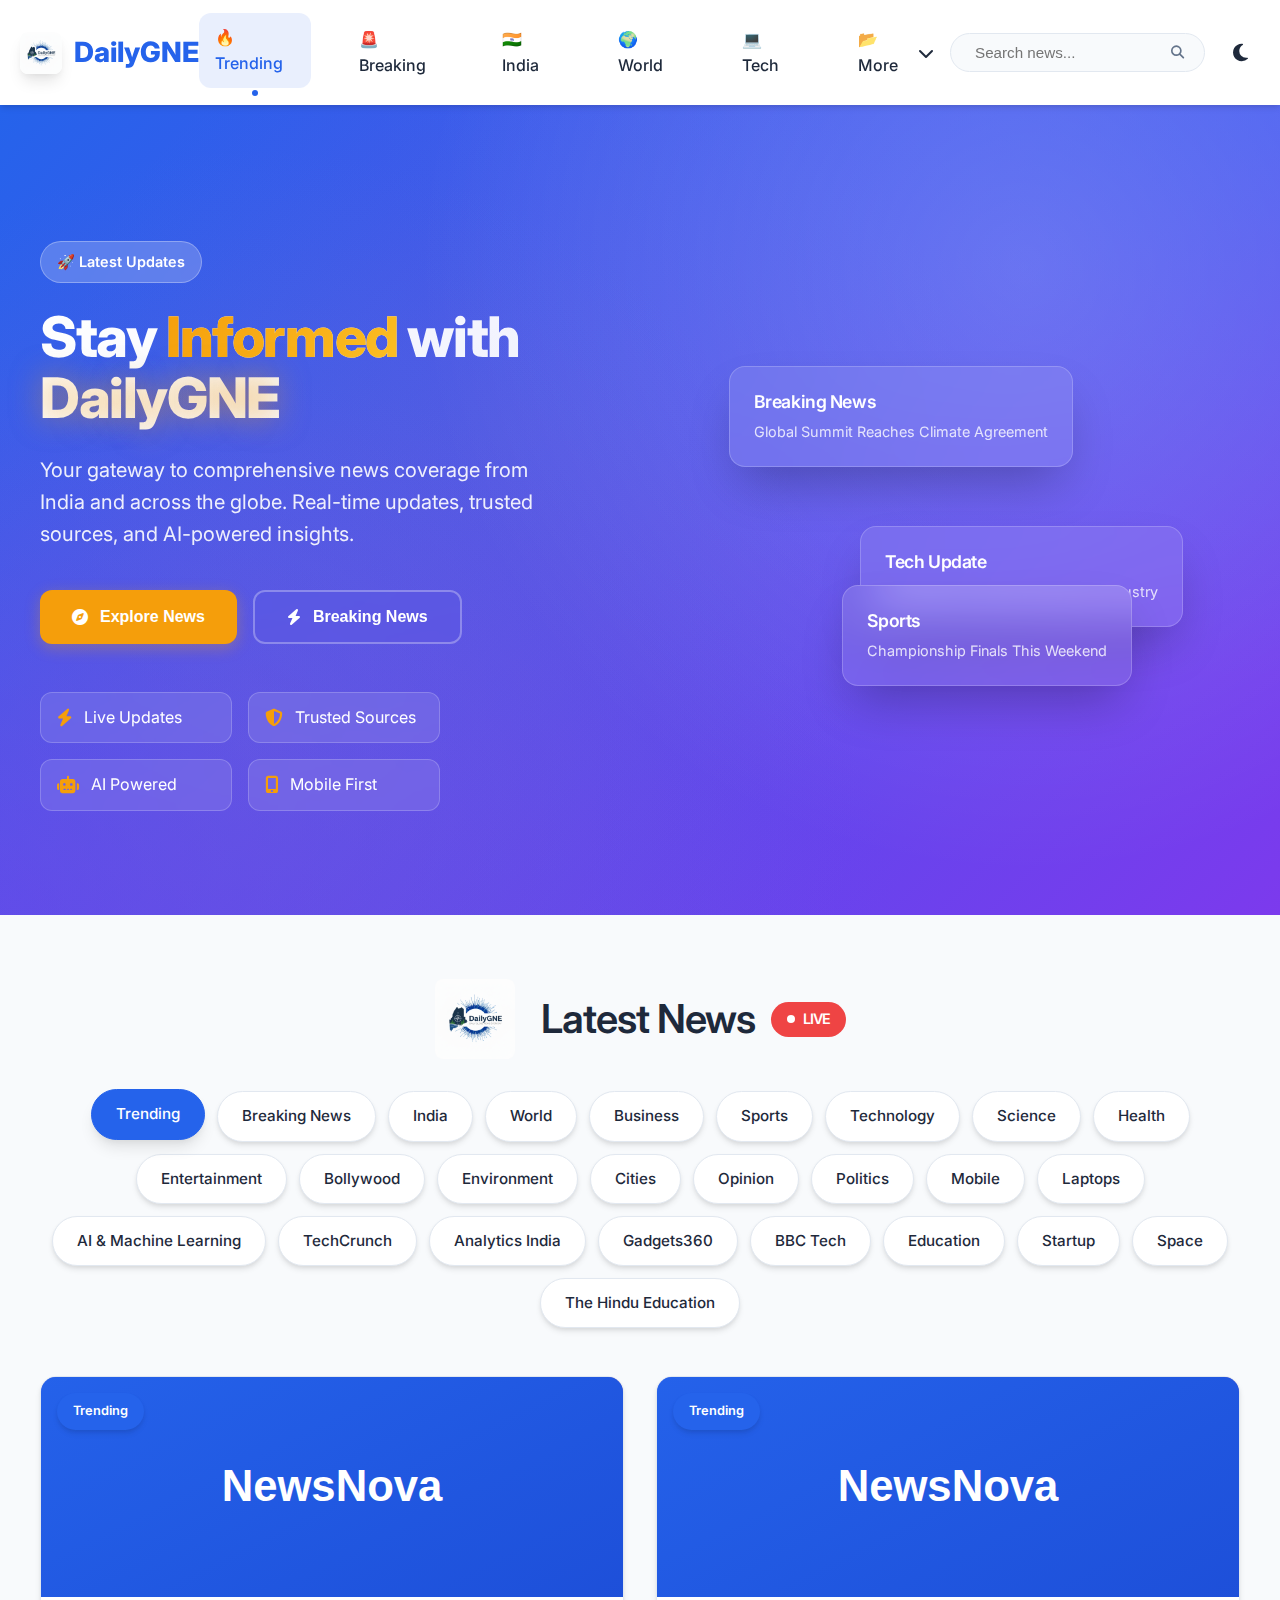
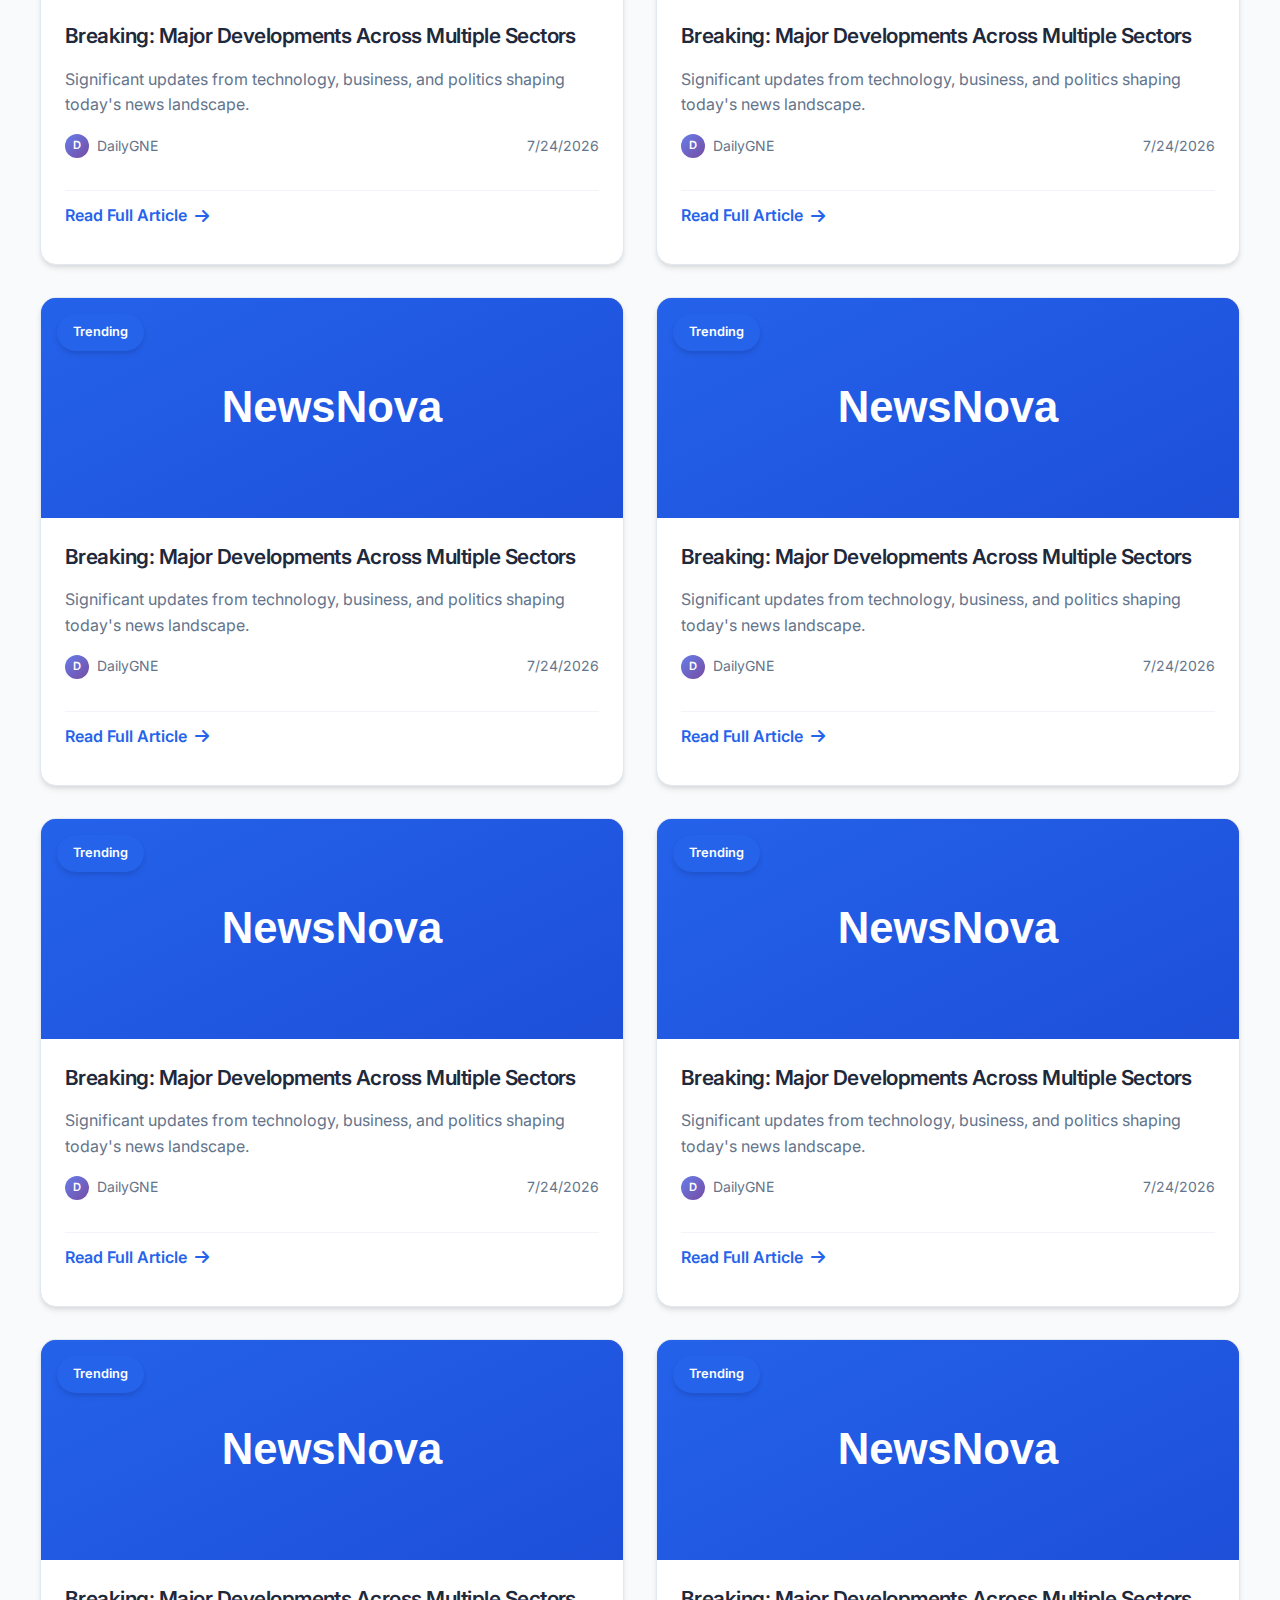
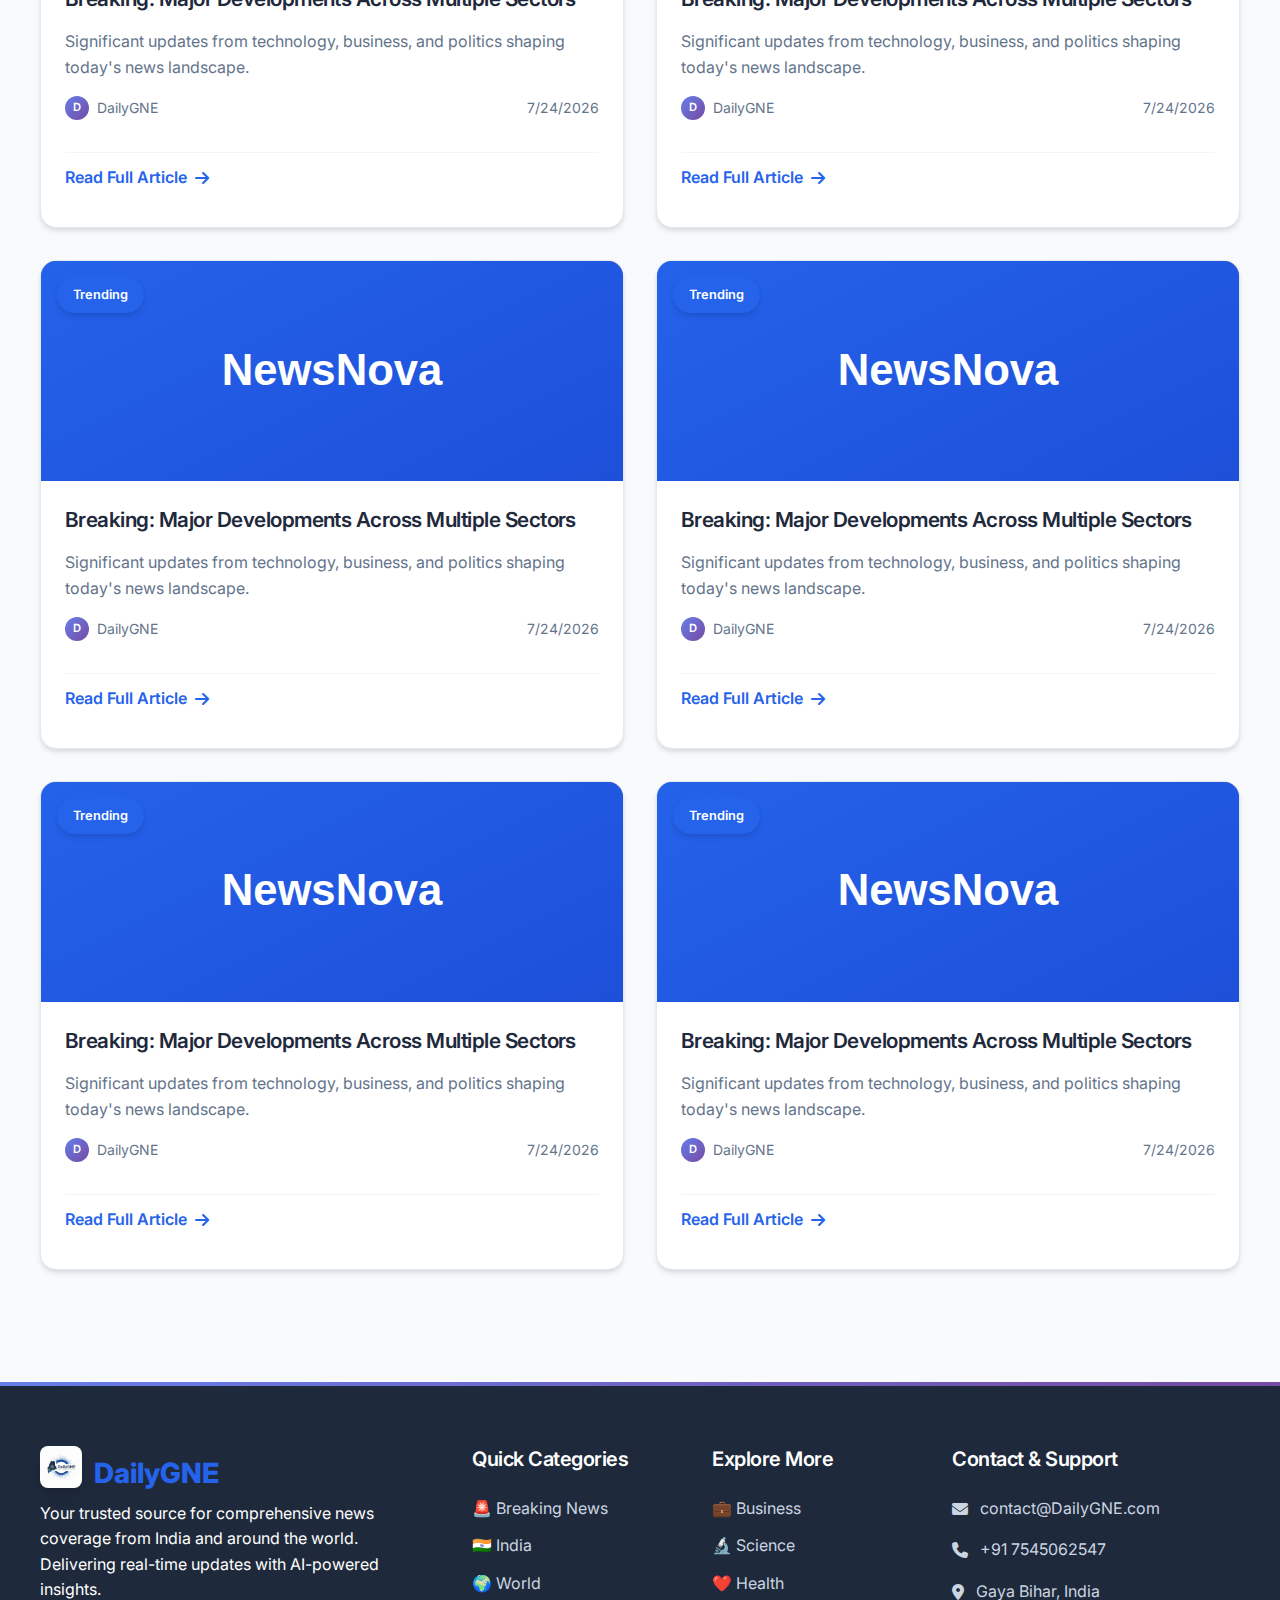
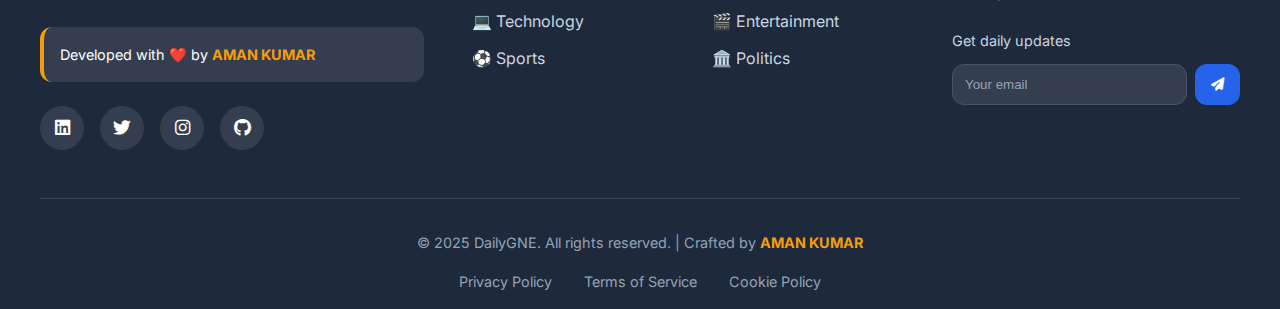
<file: index.html>
<!DOCTYPE html>
<html lang="en">
<head>
    <meta charset="UTF-8">
    <meta name="viewport" content="width=device-width, initial-scale=1.0">
    <title>DailyGNE - Latest News Updates</title>
    <link rel="stylesheet" href="style.css">
    <link rel="stylesheet" href="https://cdnjs.cloudflare.com/ajax/libs/font-awesome/6.4.0/css/all.min.css">
    <link href="https://fonts.googleapis.com/css2?family=Inter:wght@300;400;500;600;700;800&display=swap" rel="stylesheet">
</head>
<body>
    <!-- Header -->
    <header class="header">
        <div class="nav-container">
            <div class="logo">
                <div class="logo">
                    <img src="logo.png" alt="DailyGNE Logo" class="logo-img">
                </div>
                <span>DailyGNE</span>
            </div>
            
            <nav class="nav">
                <ul class="nav-list">
                    <li><a href="#" class="nav-link active" data-category="trending">🔥 Trending</a></li>
                    <li><a href="#" class="nav-link" data-category="breaking">🚨 Breaking</a></li>
                    <li><a href="#" class="nav-link" data-category="india">🇮🇳 India</a></li>
                    <li><a href="#" class="nav-link" data-category="world">🌍 World</a></li>
                    <li><a href="#" class="nav-link" data-category="technology">💻 Tech</a></li>
                    <li class="dropdown">
                        <a href="#" class="nav-link">📂 More <i class="fas fa-chevron-down"></i></a>
                        <ul class="dropdown-menu">
                            <div class="dropdown-columns">
                                <div class="dropdown-column">
                                    <li><a href="#" data-category="business">💼 Business</a></li>
                                    <li><a href="#" data-category="sports">⚽ Sports</a></li>
                                    <li><a href="#" data-category="science">🔬 Science</a></li>
                                    <li><a href="#" data-category="health">❤️ Health</a></li>
                                    <li><a href="#" data-category="entertainment">🎬 Entertainment</a></li>
                                </div>
                                <div class="dropdown-column">
                                    <li><a href="#" data-category="bollywood">🎭 Bollywood</a></li>
                                    <li><a href="#" data-category="politics">🏛️ Politics</a></li>
                                    <li><a href="#" data-category="education">🎓 Education</a></li>
                                    <li><a href="#" data-category="environment">🌱 Environment</a></li>
                                    <li><a href="#" data-category="startup">🚀 Startup</a></li>
                                </div>
                                <div class="dropdown-column">
                                    <li><a href="#" data-category="ai">🤖 AI & ML</a></li>
                                    <li><a href="#" data-category="mobile">📱 Mobile</a></li>
                                    <li><a href="#" data-category="laptop">💻 Laptops</a></li>
                                    <li><a href="#" data-category="space">🚀 Space</a></li>
                                    <li><a href="#" data-category="gadgets360">📱 Gadgets</a></li>
                                </div>
                            </div>
                        </ul>
                    </li>
                </ul>
            </nav>
            
            <div class="header-actions">
                <div class="search-container">
                    <input type="text" class="search-input" placeholder="Search news..." id="searchInput">
                    <button class="search-btn"><i class="fas fa-search"></i></button>
                </div>
                <button class="theme-toggle" id="themeToggle">
                    <i class="fas fa-moon"></i>
                </button>
                <button class="mobile-menu-toggle" id="mobileMenuToggle">
                    <i class="fas fa-bars"></i>
                </button>
            </div>
        </div>
    </header>

    <!--Hero Section -->
    <section class="hero">
        <div class="hero-background">
            <div class="hero-particles"></div>
            <div class="hero-gradient"></div>
        </div>
        <div class="hero-container">
            <div class="hero-content">
                <div class="hero-badge">
                    <span>🚀 Latest Updates</span>
                </div>
                <h1 class="hero-title">
                    Stay <span class="highlight">Informed</span> with 
                    <span class="brand-glow">DailyGNE</span>
                </h1>
                <p class="hero-subtitle">
                    Your gateway to comprehensive news coverage from India and across the globe. 
                    Real-time updates, trusted sources, and AI-powered insights.
                </p>
                <div class="hero-actions">
                    <button class="btn btn-primary" id="exploreBtn">
                        <i class="fas fa-compass"></i>
                        Explore News
                    </button>
                    <button class="btn btn-secondary" onclick="loadNewsByCategory('breaking')">
                        <i class="fas fa-bolt"></i>
                        Breaking News
                    </button>
                </div>
                
                <div class="hero-features">
                    <div class="feature">
                        <i class="fas fa-bolt"></i>
                        <span>Live Updates</span>
                    </div>
                    <div class="feature">
                        <i class="fas fa-shield-alt"></i>
                        <span>Trusted Sources</span>
                    </div>
                    <div class="feature">
                        <i class="fas fa-robot"></i>
                        <span>AI Powered</span>
                    </div>
                    <div class="feature">
                        <i class="fas fa-mobile-alt"></i>
                        <span>Mobile First</span>
                    </div>
                </div>
            </div>
            
            <div class="hero-visual">
                <div class="floating-cards">
                    <div class="floating-card card-1">
                        <div class="card-content">
                            <h4>Breaking News</h4>
                            <p>Global Summit Reaches Climate Agreement</p>
                        </div>
                    </div>
                    <div class="floating-card card-2">
                        <div class="card-content">
                            <h4>Tech Update</h4>
                            <p>AI Breakthrough Revolutionizes Industry</p>
                        </div>
                    </div>
                    <div class="floating-card card-3">
                        <div class="card-content">
                            <h4>Sports</h4>
                            <p>Championship Finals This Weekend</p>
                        </div>
                    </div>
                </div>
            </div>
        </div>
    </section>

    <!-- Main Content -->
    <main class="main">
        <div class="main-container">
            <!-- Category Filter -->
            <div class="category-filter">
                <h2 class="section-title">
                    <img src="logo.png" alt="DailyGNE Logo" class="news-logo">
                    Latest News
                    <span class="live-indicator">
                        <span class="pulse"></span>
                        LIVE
                    </span>
                </h2>
                <div class="category-tags" id="categoryTags">
                    <!-- Categories will be populated by JavaScript -->
                </div>
            </div>

            <!-- Loading Spinner -->
            <div class="loading-spinner" id="loadingSpinner">
                <div class="spinner-container">
                    <div class="spinner"></div>
                    <div class="spinner-ring"></div>
                </div>
                <p>Loading latest news...</p>
            </div>

            <!-- Error Message -->
            <div class="error-message" id="errorMessage" style="display: none;">
                <i class="fas fa-exclamation-triangle"></i>
                <h3>Something went wrong</h3>
                <p id="errorText">Failed to load news. Please try again later.</p>
                <button class="btn btn-primary" onclick="loadTrendingNews()">
                    <i class="fas fa-redo"></i>
                    Try Again
                </button>
            </div>

            <!-- News Grid -->
            <div class="news-grid" id="newsGrid">
                <!-- News cards will be populated by JavaScript -->
                <div class="news-card">
                    <div class="news-image">
                        <img src="https://via.placeholder.com/400x220" alt="News Image">
                        <div class="news-category">TECHNOLOGY</div>
                    </div>
                    <div class="news-content">
                        <h3 class="news-title">AI Revolution Transforms Healthcare Industry Worldwide</h3>
                        <p class="news-description">Artificial intelligence is making breakthroughs in medical diagnosis and treatment, promising to revolutionize patient care across the globe.</p>
                        <div class="news-meta">
                            <div class="news-source">
                                <div class="source-logo">NN</div>
                                <span>DailyGNE</span>
                            </div>
                            <span class="news-time">2 hours ago</span>
                        </div>
                        <a href="#" class="read-more">
                            Read Full Story
                            <i class="fas fa-arrow-right"></i>
                        </a>
                    </div>
                </div>
                
                <div class="news-card">
                    <div class="news-image">
                        <img src="https://via.placeholder.com/400x220" alt="News Image">
                        <div class="news-category">POLITICS</div>
                    </div>
                    <div class="news-content">
                        <h3 class="news-title">Global Leaders Gather for Climate Summit in New York</h3>
                        <p class="news-description">World leaders convene to discuss urgent climate action plans and set new targets for carbon emission reductions by 2030.</p>
                        <div class="news-meta">
                            <div class="news-source">
                                <div class="source-logo">NN</div>
                                <span>DailyGNE</span>
                            </div>
                            <span class="news-time">5 hours ago</span>
                        </div>
                        <a href="#" class="read-more">
                            Read Full Story
                            <i class="fas fa-arrow-right"></i>
                        </a>
                    </div>
                </div>
                
                <div class="news-card">
                    <div class="news-image">
                        <img src="https://via.placeholder.com/400x220" alt="News Image">
                        <div class="news-category">SPORTS</div>
                    </div>
                    <div class="news-content">
                        <h3 class="news-title">Indian Cricket Team Secures Historic Victory Against Australia</h3>
                        <p class="news-description">In a thrilling match that went down to the final over, Team India clinched a memorable win in the test series against Australia.</p>
                        <div class="news-meta">
                            <div class="news-source">
                                <div class="source-logo">NN</div>
                                <span>DailyGNE</span>
                            </div>
                            <span class="news-time">1 day ago</span>
                        </div>
                        <a href="#" class="read-more">
                            Read Full Story
                            <i class="fas fa-arrow-right"></i>
                        </a>
                    </div>
                </div>
            </div>

            <!-- Load More Button -->
            <div class="load-more-container">
                <button class="btn btn-outline" id="loadMoreBtn">
                    <i class="fas fa-plus"></i>
                    Load More News
                </button>
            </div>
        </div>
    </main>

    <!-- Footer -->
    <footer class="footer">
        <div class="footer-container">
            <div class="footer-content">
                <div class="footer-section">
                    <div class="logo">
                        <div class="logo-icon">
                            <img src="logo.png" alt="DailyGNE Logo" class="logo-img">
                        </div>
                        <span>DailyGNE</span>
                    </div>
                    <p>Your trusted source for comprehensive news coverage from India and around the world. 
                       Delivering real-time updates with AI-powered insights.</p>
                    <div class="developer-credit">
                        <p>Developed with ❤️ by <strong>AMAN KUMAR</strong></p>
                    </div>
                    <div class="social-links">
                        <a href="https://www.linkedin.com/in/aman-kumar-216bbb255" target="_blank" class="social-link linkedin">
                            <i class="fab fa-linkedin"></i>
                        </a>
                        <a href="https://x.com/AmanKumar41235" target="_blank" class="social-link twitter">
                            <i class="fab fa-twitter"></i>
                        </a>
                        <a href="https://www.instagram.com/mr_aman421" target="_blank" class="social-link instagram">
                            <i class="fab fa-instagram"></i>
                        </a>
                        <a href="https://github.com/amankr421" class="social-link github">
                            <i class="fab fa-github"></i>
                        </a>
                    </div>
                </div>
                
                <div class="footer-section">
                    <h3>Quick Categories</h3>
                    <ul>
                        <li><a href="#" data-category="breaking">🚨 Breaking News</a></li>
                        <li><a href="#" data-category="india">🇮🇳 India</a></li>
                        <li><a href="#" data-category="world">🌍 World</a></li>
                        <li><a href="#" data-category="technology">💻 Technology</a></li>
                        <li><a href="#" data-category="sports">⚽ Sports</a></li>
                    </ul>
                </div>
                
                <div class="footer-section">
                    <h3>Explore More</h3>
                    <ul>
                        <li><a href="#" data-category="business">💼 Business</a></li>
                        <li><a href="#" data-category="science">🔬 Science</a></li>
                        <li><a href="#" data-category="health">❤️ Health</a></li>
                        <li><a href="#" data-category="entertainment">🎬 Entertainment</a></li>
                        <li><a href="#" data-category="politics">🏛️ Politics</a></li>
                    </ul>
                </div>
                
                <div class="footer-section">
                    <h3>Contact & Support</h3>
                    <div class="contact-info">
                        <p><i class="fas fa-envelope"></i> contact@DailyGNE.com</p>
                        <p><i class="fas fa-phone"></i> +91 7545062547</p>
                        <p><i class="fas fa-map-marker-alt"></i> Gaya Bihar, India</p>
                    </div>
                    <div class="newsletter-mini">
                        <p>Get daily updates</p>
                        <div class="mini-form">
                            <input type="email" placeholder="Your email">
                            <button type="submit"><i class="fas fa-paper-plane"></i></button>
                        </div>
                    </div>
                </div>
            </div>
            
            <div class="footer-bottom">
                <p>&copy; 2025 DailyGNE. All rights reserved. | Crafted by <strong>AMAN KUMAR</strong></p>
                <div class="footer-links">
                    <a href="#">Privacy Policy</a>
                    <a href="#">Terms of Service</a>
                    <a href="#">Cookie Policy</a>
                </div>
            </div>
        </div>
    </footer>

    <script src="app.js"></script>
</body>
</html>
</file>
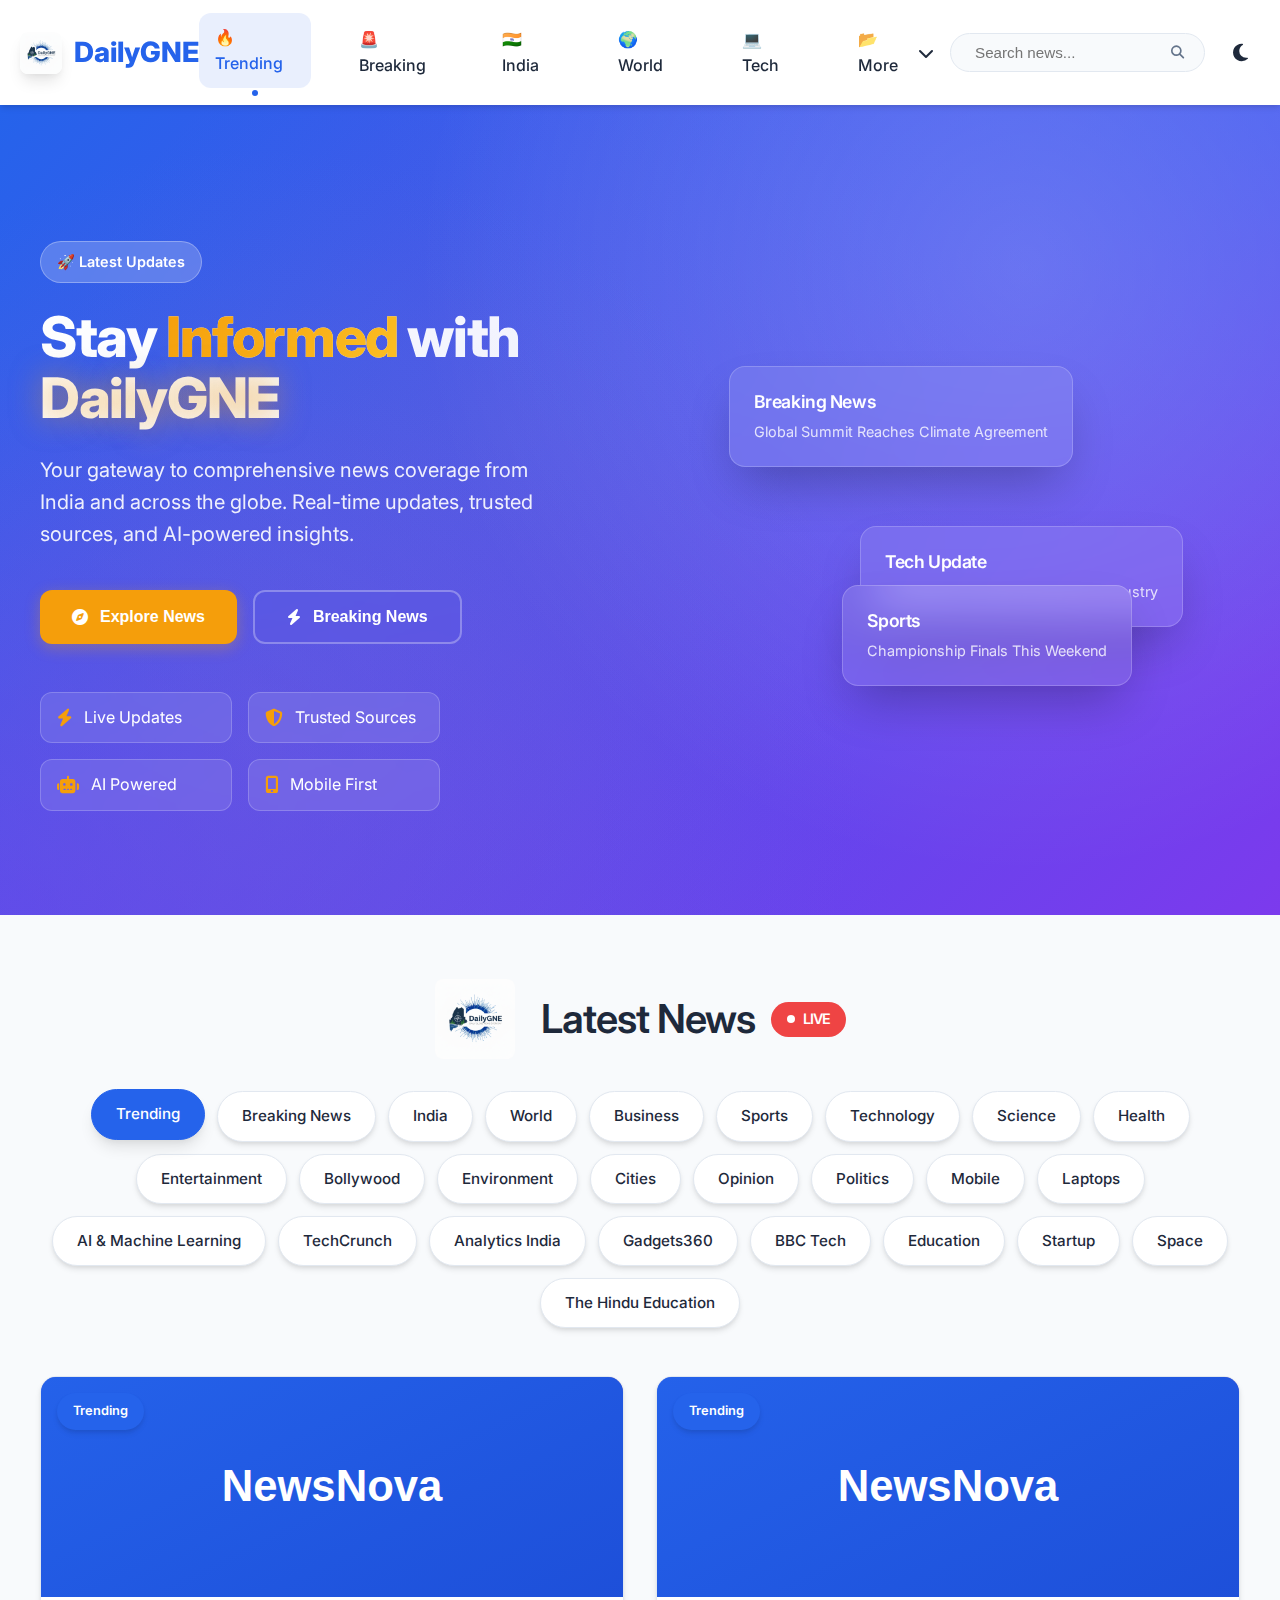
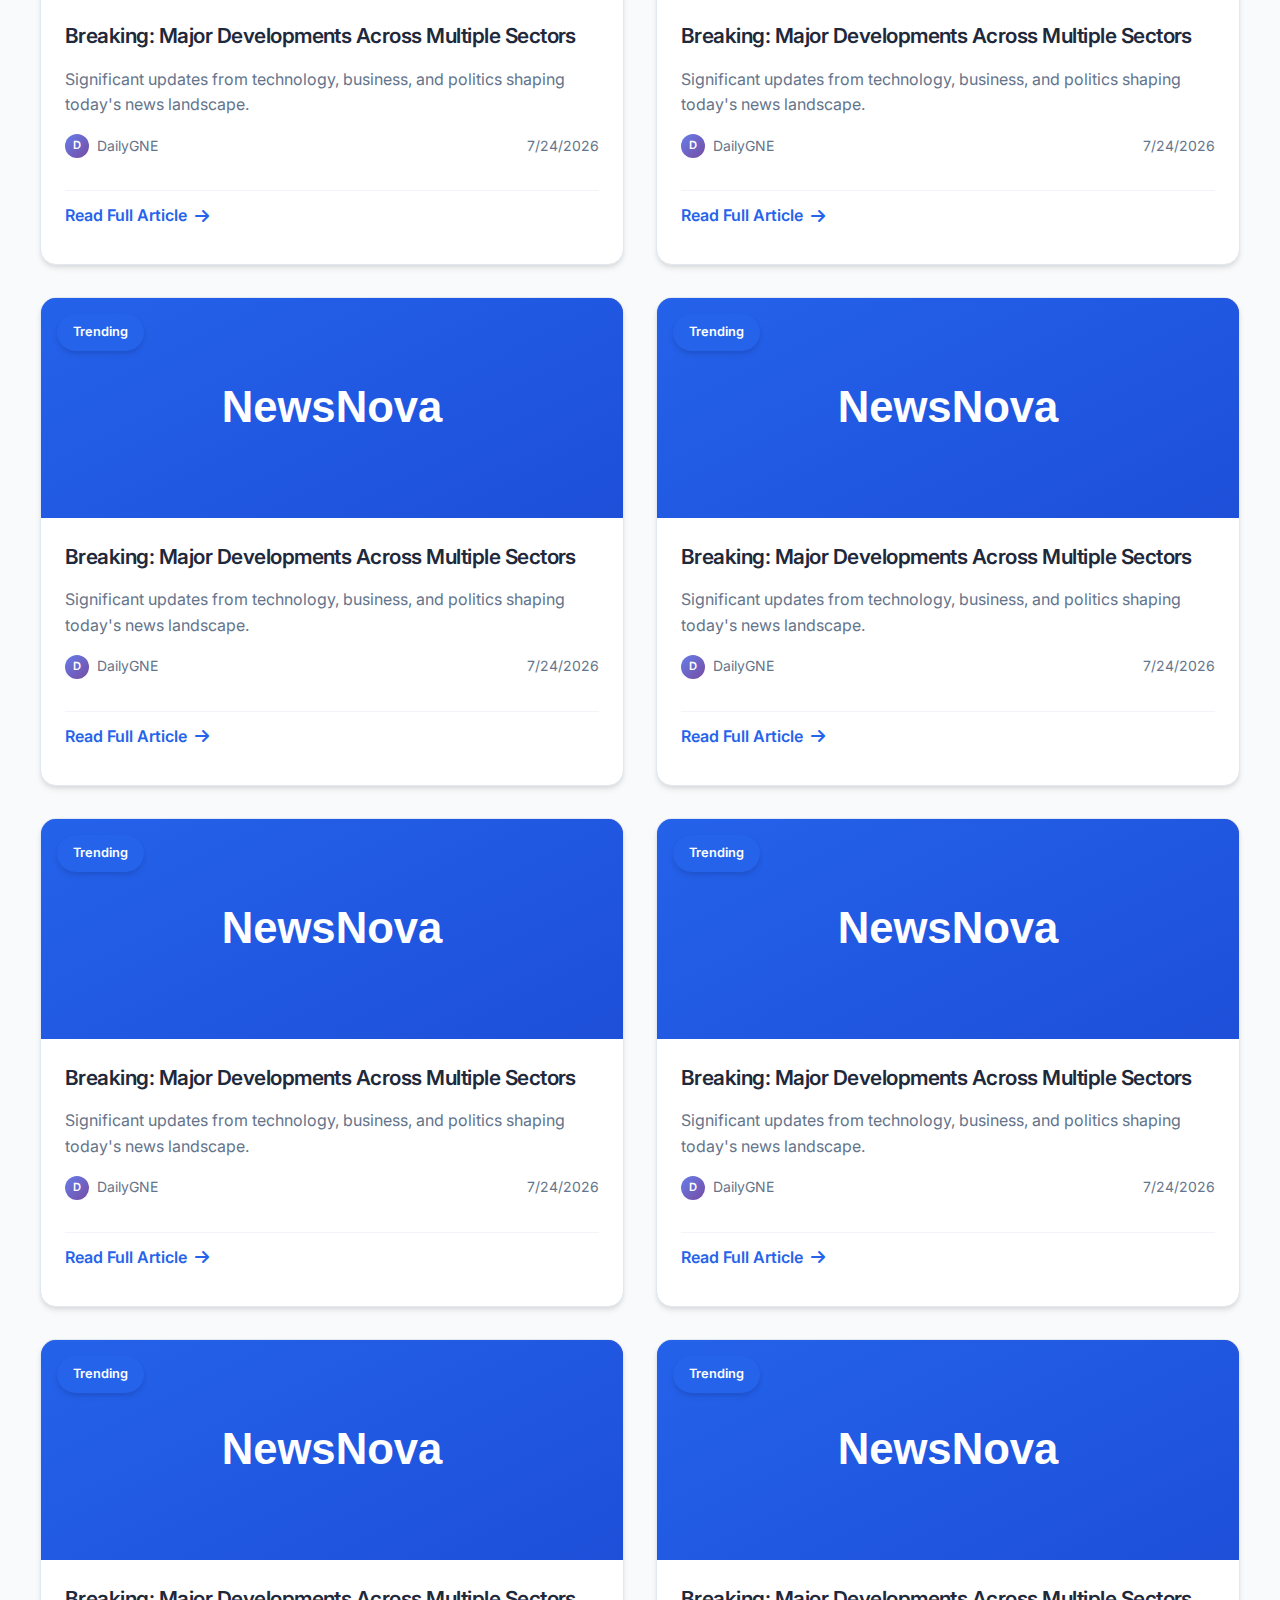
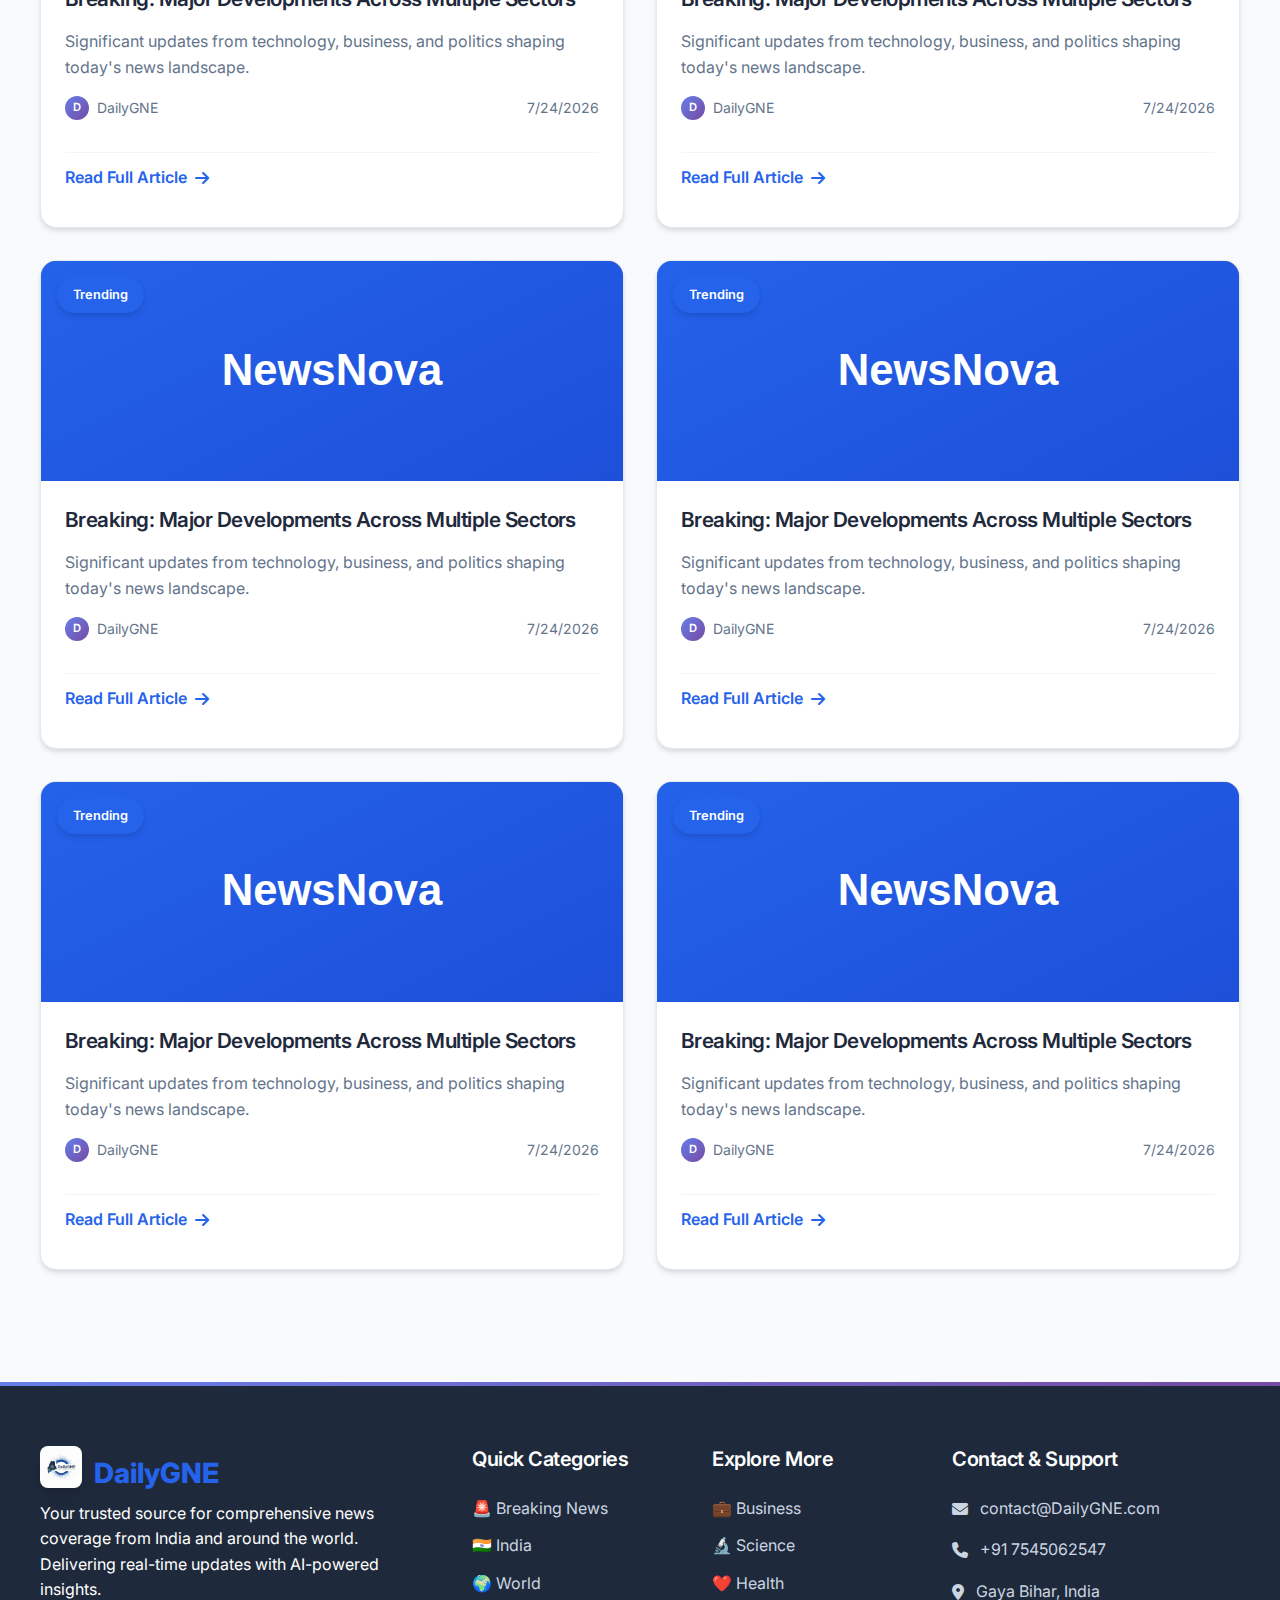
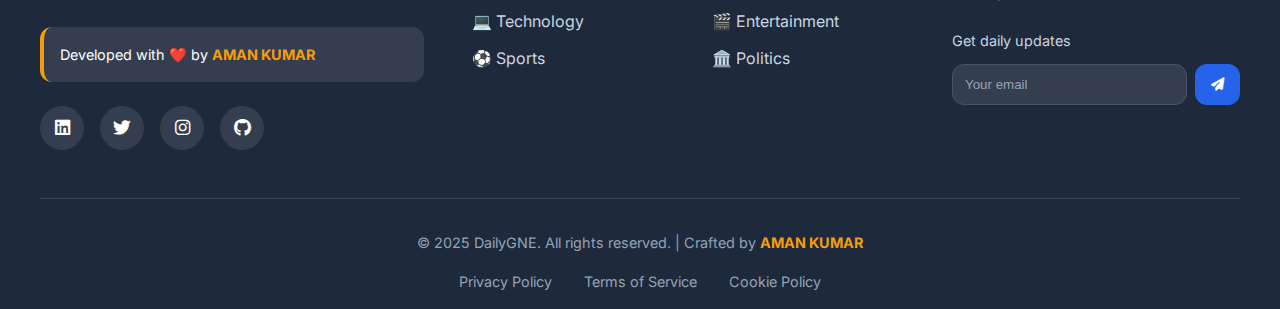
<file: latestnews.html>
<!DOCTYPE html>
<html lang="en">
<head>
    <meta charset="UTF-8">
    <meta name="viewport" content="width=device-width, initial-scale=1.0">
    <title>DailyGNE - Latest News Updates</title>
    <link rel="stylesheet" href="latestnews.css">
    <link rel="stylesheet" href="https://cdnjs.cloudflare.com/ajax/libs/font-awesome/6.4.0/css/all.min.css">
    <link href="https://fonts.googleapis.com/css2?family=Inter:wght@300;400;500;600;700;800&display=swap" rel="stylesheet">
</head>
<body>
    <!-- Header -->
    <header class="header">
        <div class="nav-container">
            <div class="logo">
                <div class="logo">
                    <img src="logo.png" alt="DailyGNE Logo" class="logo-img">
                </div>
                <span>DailyGNE</span>
            </div>
            
            <nav class="nav">
                <ul class="nav-list">
                    <li><a href="#" class="nav-link active" data-category="trending">🔥 Trending</a></li>
                    <li><a href="#" class="nav-link" data-category="breaking">🚨 Breaking</a></li>
                    <li><a href="#" class="nav-link" data-category="india">🇮🇳 India</a></li>
                    <li><a href="#" class="nav-link" data-category="world">🌍 World</a></li>
                    <li><a href="#" class="nav-link" data-category="technology">💻 Tech</a></li>
                    <li class="dropdown">
                        <a href="#" class="nav-link">📂 More <i class="fas fa-chevron-down"></i></a>
                        <ul class="dropdown-menu">
                            <div class="dropdown-columns">
                                <div class="dropdown-column">
                                    <li><a href="#" data-category="business">💼 Business</a></li>
                                    <li><a href="#" data-category="sports">⚽ Sports</a></li>
                                    <li><a href="#" data-category="science">🔬 Science</a></li>
                                    <li><a href="#" data-category="health">❤️ Health</a></li>
                                    <li><a href="#" data-category="entertainment">🎬 Entertainment</a></li>
                                </div>
                                <div class="dropdown-column">
                                    <li><a href="#" data-category="bollywood">🎭 Bollywood</a></li>
                                    <li><a href="#" data-category="politics">🏛️ Politics</a></li>
                                    <li><a href="#" data-category="education">🎓 Education</a></li>
                                    <li><a href="#" data-category="environment">🌱 Environment</a></li>
                                    <li><a href="#" data-category="startup">🚀 Startup</a></li>
                                </div>
                                <div class="dropdown-column">
                                    <li><a href="#" data-category="ai">🤖 AI & ML</a></li>
                                    <li><a href="#" data-category="mobile">📱 Mobile</a></li>
                                    <li><a href="#" data-category="laptop">💻 Laptops</a></li>
                                    <li><a href="#" data-category="space">🚀 Space</a></li>
                                    <li><a href="#" data-category="gadgets360">📱 Gadgets</a></li>
                                </div>
                            </div>
                        </ul>
                    </li>
                </ul>
            </nav>
            
            <div class="header-actions">
                <div class="search-container">
                    <input type="text" class="search-input" placeholder="Search news..." id="searchInput">
                    <button class="search-btn"><i class="fas fa-search"></i></button>
                </div>
                <button class="theme-toggle" id="themeToggle">
                    <i class="fas fa-moon"></i>
                </button>
                <button class="mobile-menu-toggle" id="mobileMenuToggle">
                    <i class="fas fa-bars"></i>
                </button>
            </div>
        </div>
    </header>

    <!--Hero Section -->
    <section class="hero">
        <div class="hero-background">
            <div class="hero-particles"></div>
            <div class="hero-gradient"></div>
        </div>
        <div class="hero-container">
            <div class="hero-content">
                <div class="hero-badge">
                    <span>🚀 Latest Updates</span>
                </div>
                <h1 class="hero-title">
                    Stay <span class="highlight">Informed</span> with 
                    <span class="brand-glow">DailyGNE</span>
                </h1>
                <p class="hero-subtitle">
                    Your gateway to comprehensive news coverage from India and across the globe. 
                    Real-time updates, trusted sources, and AI-powered insights.
                </p>
                <div class="hero-actions">
                    <button class="btn btn-primary" id="exploreBtn">
                        <i class="fas fa-compass"></i>
                        Explore News
                    </button>
                    <button class="btn btn-secondary" onclick="loadNewsByCategory('breaking')">
                        <i class="fas fa-bolt"></i>
                        Breaking News
                    </button>
                </div>
                
                <div class="hero-features">
                    <div class="feature">
                        <i class="fas fa-bolt"></i>
                        <span>Live Updates</span>
                    </div>
                    <div class="feature">
                        <i class="fas fa-shield-alt"></i>
                        <span>Trusted Sources</span>
                    </div>
                    <div class="feature">
                        <i class="fas fa-robot"></i>
                        <span>AI Powered</span>
                    </div>
                    <div class="feature">
                        <i class="fas fa-mobile-alt"></i>
                        <span>Mobile First</span>
                    </div>
                </div>
            </div>
            
            <div class="hero-visual">
                <div class="floating-cards">
                    <div class="floating-card card-1">
                        <div class="card-content">
                            <h4>Breaking News</h4>
                            <p>Global Summit Reaches Climate Agreement</p>
                        </div>
                    </div>
                    <div class="floating-card card-2">
                        <div class="card-content">
                            <h4>Tech Update</h4>
                            <p>AI Breakthrough Revolutionizes Industry</p>
                        </div>
                    </div>
                    <div class="floating-card card-3">
                        <div class="card-content">
                            <h4>Sports</h4>
                            <p>Championship Finals This Weekend</p>
                        </div>
                    </div>
                </div>
            </div>
        </div>
    </section>

    <!-- Main Content -->
    <main class="main">
        <div class="main-container">
            <!-- Category Filter -->
            <div class="category-filter">
                <h2 class="section-title">
                    <img src="logo.png" alt="DailyGNE Logo" class="news-logo">
                    Latest News
                    <span class="live-indicator">
                        <span class="pulse"></span>
                        LIVE
                    </span>
                </h2>
                <div class="category-tags" id="categoryTags">
                    <!-- Categories will be populated by JavaScript -->
                </div>
            </div>

            <!-- Loading Spinner -->
            <div class="loading-spinner" id="loadingSpinner">
                <div class="spinner-container">
                    <div class="spinner"></div>
                    <div class="spinner-ring"></div>
                </div>
                <p>Loading latest news...</p>
            </div>

            <!-- Error Message -->
            <div class="error-message" id="errorMessage" style="display: none;">
                <i class="fas fa-exclamation-triangle"></i>
                <h3>Something went wrong</h3>
                <p id="errorText">Failed to load news. Please try again later.</p>
                <button class="btn btn-primary" onclick="loadTrendingNews()">
                    <i class="fas fa-redo"></i>
                    Try Again
                </button>
            </div>

            <!-- News Grid -->
            <div class="news-grid" id="newsGrid">
                <!-- News cards will be populated by JavaScript -->
                <div class="news-card">
                    <div class="news-image">
                        <img src="https://via.placeholder.com/400x220" alt="News Image">
                        <div class="news-category">TECHNOLOGY</div>
                    </div>
                    <div class="news-content">
                        <h3 class="news-title">AI Revolution Transforms Healthcare Industry Worldwide</h3>
                        <p class="news-description">Artificial intelligence is making breakthroughs in medical diagnosis and treatment, promising to revolutionize patient care across the globe.</p>
                        <div class="news-meta">
                            <div class="news-source">
                                <div class="source-logo">NN</div>
                                <span>DailyGNE</span>
                            </div>
                            <span class="news-time">2 hours ago</span>
                        </div>
                        <a href="#" class="read-more">
                            Read Full Story
                            <i class="fas fa-arrow-right"></i>
                        </a>
                    </div>
                </div>
                
                <div class="news-card">
                    <div class="news-image">
                        <img src="https://via.placeholder.com/400x220" alt="News Image">
                        <div class="news-category">POLITICS</div>
                    </div>
                    <div class="news-content">
                        <h3 class="news-title">Global Leaders Gather for Climate Summit in New York</h3>
                        <p class="news-description">World leaders convene to discuss urgent climate action plans and set new targets for carbon emission reductions by 2030.</p>
                        <div class="news-meta">
                            <div class="news-source">
                                <div class="source-logo">NN</div>
                                <span>DailyGNE</span>
                            </div>
                            <span class="news-time">5 hours ago</span>
                        </div>
                        <a href="#" class="read-more">
                            Read Full Story
                            <i class="fas fa-arrow-right"></i>
                        </a>
                    </div>
                </div>
                
                <div class="news-card">
                    <div class="news-image">
                        <img src="https://via.placeholder.com/400x220" alt="News Image">
                        <div class="news-category">SPORTS</div>
                    </div>
                    <div class="news-content">
                        <h3 class="news-title">Indian Cricket Team Secures Historic Victory Against Australia</h3>
                        <p class="news-description">In a thrilling match that went down to the final over, Team India clinched a memorable win in the test series against Australia.</p>
                        <div class="news-meta">
                            <div class="news-source">
                                <div class="source-logo">NN</div>
                                <span>DailyGNE</span>
                            </div>
                            <span class="news-time">1 day ago</span>
                        </div>
                        <a href="#" class="read-more">
                            Read Full Story
                            <i class="fas fa-arrow-right"></i>
                        </a>
                    </div>
                </div>
            </div>

            <!-- Load More Button -->
            <div class="load-more-container">
                <button class="btn btn-outline" id="loadMoreBtn">
                    <i class="fas fa-plus"></i>
                    Load More News
                </button>
            </div>
        </div>
    </main>

    <!-- Footer -->
    <footer class="footer">
        <div class="footer-container">
            <div class="footer-content">
                <div class="footer-section">
                    <div class="logo">
                        <div class="logo-icon">
                            <img src="logo.png" alt="DailyGNE Logo" class="logo-img">
                        </div>
                        <span>DailyGNE</span>
                    </div>
                    <p>Your trusted source for comprehensive news coverage from India and around the world. 
                       Delivering real-time updates with AI-powered insights.</p>
                    <div class="developer-credit">
                        <p>Developed with ❤️ by <strong>AMAN KUMAR</strong></p>
                    </div>
                    <div class="social-links">
                        <a href="https://www.linkedin.com/in/aman-kumar-216bbb255" target="_blank" class="social-link linkedin">
                            <i class="fab fa-linkedin"></i>
                        </a>
                        <a href="https://x.com/AmanKumar41235" target="_blank" class="social-link twitter">
                            <i class="fab fa-twitter"></i>
                        </a>
                        <a href="https://www.instagram.com/mr_aman421" target="_blank" class="social-link instagram">
                            <i class="fab fa-instagram"></i>
                        </a>
                        <a href="https://github.com/amankr421" class="social-link github">
                            <i class="fab fa-github"></i>
                        </a>
                    </div>
                </div>
                
                <div class="footer-section">
                    <h3>Quick Categories</h3>
                    <ul>
                        <li><a href="#" data-category="breaking">🚨 Breaking News</a></li>
                        <li><a href="#" data-category="india">🇮🇳 India</a></li>
                        <li><a href="#" data-category="world">🌍 World</a></li>
                        <li><a href="#" data-category="technology">💻 Technology</a></li>
                        <li><a href="#" data-category="sports">⚽ Sports</a></li>
                    </ul>
                </div>
                
                <div class="footer-section">
                    <h3>Explore More</h3>
                    <ul>
                        <li><a href="#" data-category="business">💼 Business</a></li>
                        <li><a href="#" data-category="science">🔬 Science</a></li>
                        <li><a href="#" data-category="health">❤️ Health</a></li>
                        <li><a href="#" data-category="entertainment">🎬 Entertainment</a></li>
                        <li><a href="#" data-category="politics">🏛️ Politics</a></li>
                    </ul>
                </div>
                
                <div class="footer-section">
                    <h3>Contact & Support</h3>
                    <div class="contact-info">
                        <p><i class="fas fa-envelope"></i> contact@DailyGNE.com</p>
                        <p><i class="fas fa-phone"></i> +91 7545062547</p>
                        <p><i class="fas fa-map-marker-alt"></i> Gaya Bihar, India</p>
                    </div>
                    <div class="newsletter-mini">
                        <p>Get daily updates</p>
                        <div class="mini-form">
                            <input type="email" placeholder="Your email">
                            <button type="submit"><i class="fas fa-paper-plane"></i></button>
                        </div>
                    </div>
                </div>
            </div>
            
            <div class="footer-bottom">
                <p>&copy; 2025 DailyGNE. All rights reserved. | Crafted by <strong>AMAN KUMAR</strong></p>
                <div class="footer-links">
                    <a href="#">Privacy Policy</a>
                    <a href="#">Terms of Service</a>
                    <a href="#">Cookie Policy</a>
                </div>
            </div>
        </div>
    </footer>

    <script src="latestnews.js"></script>
</body>
</html>
</file>
<file: style.css>
/* CSS Variables for Modern Theme */
:root {
    --primary: #2563eb;
    --primary-dark: #1d4ed8;
    --primary-light: #3b82f6;
    --secondary: #7c3aed;
    --secondary-dark: #6d28d9;
    --accent: #f59e0b;
    --accent-dark: #e6900b;
    --success: #10b981;
    --danger: #ef4444;
    --warning: #f59e0b;
    
    --text-dark: #1e293b;
    --text-light: #64748b;
    --text-lighter: #94a3b8;
    
    --bg-light: #f8fafc;
    --bg-white: #ffffff;
    --bg-card: #ffffff;
    --bg-gradient: linear-gradient(135deg, #667eea 0%, #764ba2 100%);
    
    --shadow: 0 4px 6px -1px rgba(0, 0, 0, 0.1), 0 2px 4px -1px rgba(0, 0, 0, 0.06);
    --shadow-lg: 0 10px 15px -3px rgba(0, 0, 0, 0.1), 0 4px 6px -2px rgba(0, 0, 0, 0.05);
    --shadow-xl: 0 20px 25px -5px rgba(0, 0, 0, 0.1), 0 10px 10px -5px rgba(0, 0, 0, 0.04);
    --shadow-2xl: 0 25px 50px -12px rgba(0, 0, 0, 0.25);
    
    --border: 1px solid #e2e8f0;
    --border-light: 1px solid #f1f5f9;
    --radius: 12px;
    --radius-lg: 16px;
    --radius-xl: 20px;
    --transition: all 0.3s cubic-bezier(0.4, 0, 0.2, 1);
    --transition-slow: all 0.5s cubic-bezier(0.4, 0, 0.2, 1);
}

/* Dark Theme */
[data-theme="dark"] {
    --text-dark: #f1f5f9;
    --text-light: #94a3b8;
    --text-lighter: #64748b;
    
    --bg-light: #0f172a;
    --bg-white: #1e293b;
    --bg-card: #1e293b;
    
    --shadow: 0 4px 6px -1px rgba(0, 0, 0, 0.3), 0 2px 4px -1px rgba(0, 0, 0, 0.2);
    --shadow-lg: 0 10px 15px -3px rgba(0, 0, 0, 0.3), 0 4px 6px -2px rgba(0, 0, 0, 0.2);
    --shadow-xl: 0 20px 25px -5px rgba(0, 0, 0, 0.3), 0 10px 10px -5px rgba(0, 0, 0, 0.2);
    
    --border: 1px solid #334155;
    --border-light: 1px solid #475569;
}

/* Base Styles - FULL SCREEN FIX */
* {
    margin: 0;
    padding: 0;
    box-sizing: border-box;
}

html, body {
    width: 100%;
    overflow-x: hidden;
}

body {
    font-family: 'Inter', 'Segoe UI', Tahoma, Geneva, Verdana, sans-serif;
    line-height: 1.6;
    color: var(--text-dark);
    background-color: var(--bg-light);
    transition: var(--transition);
}

/* FULL SCREEN CONTAINERS */
.nav-container, 
.hero-container, 
.main-container, 
.footer-container {
    width: 100%;
    max-width: 100%;
    margin: 0;
    padding: 0 20px;
}

/* Typography */
h1, h2, h3, h4, h5, h6 {
    font-weight: 600;
    line-height: 1.3;
    letter-spacing: -0.025em;
}

/* Header Styles - FULL SCREEN */
.header {
    width: 100%;
    background-color: var(--bg-white);
    box-shadow: var(--shadow);
    position: sticky;
    top: 0;
    z-index: 1000;
    transition: var(--transition);
    backdrop-filter: blur(10px);
    background: rgba(255, 255, 255, 0.95);
}

[data-theme="dark"] .header {
    background: rgba(30, 41, 59, 0.95);
}

.nav-container {
    display: flex;
    justify-content: space-between;
    align-items: center;
    padding: 15px 20px;
}

.logo {
    display: flex;
    align-items: center;
    gap: 0.75rem;
    font-size: 1.75rem;
    font-weight: 800;
    color: var(--primary);
    text-decoration: none;
}

.logo-img {
    width: 42px;
    height: 42px;
    border-radius: 8px; /* smooth corner */
    object-fit: cover;
    box-shadow: var(--shadow-lg);
    background: var(--bg-gradient);
}

.logo span {
    color: var(--primary);
    font-weight: 800;
}
.logo:hover .logo-img {
    transform: scale(1.05);
    transition: transform 0.2s ease-in-out;
}


.nav-list {
    display: flex;
    list-style: none;
    gap: 2rem;
    align-items: center;
}

.nav-link {
    text-decoration: none;
    color: var(--text-dark);
    font-weight: 500;
    padding: 0.75rem 1rem;
    border-radius: var(--radius);
    transition: var(--transition);
    display: flex;
    align-items: center;
    gap: 0.5rem;
    position: relative;
}

.nav-link:hover, .nav-link.active {
    color: var(--primary);
    background: rgba(37, 99, 235, 0.1);
    transform: translateY(-2px);
}

.nav-link.active::after {
    content: '';
    position: absolute;
    bottom: -8px;
    left: 50%;
    transform: translateX(-50%);
    width: 6px;
    height: 6px;
    background: var(--primary);
    border-radius: 50%;
}

/* Enhanced Dropdown */
.dropdown {
    position: relative;
}

.dropdown-menu {
    position: absolute;
    top: 100%;
    left: 0;
    background: var(--bg-white);
    box-shadow: var(--shadow-2xl);
    border-radius: var(--radius-lg);
    padding: 1.5rem;
    min-width: 400px;
    opacity: 0;
    visibility: hidden;
    transform: translateY(10px) scale(0.95);
    transition: var(--transition);
    list-style: none;
    z-index: 1000;
    border: var(--border);
}

.dropdown:hover .dropdown-menu {
    opacity: 1;
    visibility: visible;
    transform: translateY(0) scale(1);
}

.dropdown-columns {
    display: grid;
    grid-template-columns: repeat(3, 1fr);
    gap: 1rem;
}

.dropdown-column li a {
    display: flex;
    align-items: center;
    gap: 0.75rem;
    padding: 0.75rem 1rem;
    color: var(--text-dark);
    text-decoration: none;
    border-radius: var(--radius);
    transition: var(--transition);
    font-weight: 500;
}

.dropdown-column li a:hover {
    background: rgba(37, 99, 235, 0.1);
    color: var(--primary);
    transform: translateX(5px);
}

/* Header Actions */
.header-actions {
    display: flex;
    align-items: center;
    gap: 1rem;
}

.search-container {
    display: flex;
    align-items: center;
    background: var(--bg-light);
    border-radius: 50px;
    padding: 0.5rem 1rem;
    border: var(--border);
    transition: var(--transition);
}

.search-container:focus-within {
    border-color: var(--primary);
    box-shadow: 0 0 0 3px rgba(37, 99, 235, 0.1);
}

.search-input {
    border: none;
    background: transparent;
    padding: 0 0.5rem;
    color: var(--text-dark);
    outline: none;
    width: 200px;
    font-size: 0.95rem;
}

.search-btn {
    background: transparent;
    border: none;
    color: var(--text-light);
    cursor: pointer;
    padding: 0.25rem;
    border-radius: 50%;
    transition: var(--transition);
    display: flex;
    align-items: center;
    justify-content: center;
}

.search-btn:hover {
    color: var(--primary);
    background: rgba(37, 99, 235, 0.1);
}

.theme-toggle, .mobile-menu-toggle {
    background: transparent;
    border: none;
    color: var(--text-dark);
    font-size: 1.25rem;
    cursor: pointer;
    padding: 0.75rem;
    border-radius: var(--radius);
    transition: var(--transition);
    display: flex;
    align-items: center;
    justify-content: center;
}

.theme-toggle:hover, .mobile-menu-toggle:hover {
    background: var(--bg-light);
    color: var(--primary);
    transform: rotate(15deg);
}

.mobile-menu-toggle {
    display: none;
}

/* Modern Hero Section - FULL SCREEN */
.hero {
    width: 100%;
    background: linear-gradient(135deg, var(--primary) 0%, var(--secondary) 100%);
    color: white;
    padding: 6rem 0 4rem;
    position: relative;
    overflow: hidden;
    min-height: 90vh;
    display: flex;
    align-items: center;
}

.hero-background {
    position: absolute;
    top: 0;
    left: 0;
    width: 100%;
    height: 100%;
    z-index: 1;
}

.hero-particles {
    position: absolute;
    width: 100%;
    height: 100%;
    background-image: 
        radial-gradient(circle at 20% 80%, rgba(120, 119, 198, 0.3) 0%, transparent 50%),
        radial-gradient(circle at 80% 20%, rgba(255, 255, 255, 0.2) 0%, transparent 50%),
        radial-gradient(circle at 40% 40%, rgba(120, 119, 198, 0.15) 0%, transparent 50%);
    animation: float 6s ease-in-out infinite;
}

.hero-gradient {
    position: absolute;
    width: 100%;
    height: 100%;
    background: 
        radial-gradient(ellipse at top right, rgba(59, 130, 246, 0.4) 0%, transparent 50%),
        radial-gradient(ellipse at bottom left, rgba(124, 58, 237, 0.4) 0%, transparent 50%);
}

@keyframes float {
    0%, 100% { transform: translateY(0px) rotate(0deg); }
    50% { transform: translateY(-20px) rotate(180deg); }
}

.hero-container {
    position: relative;
    z-index: 2;
    display: grid;
    grid-template-columns: 1fr 1fr;
    gap: 4rem;
    align-items: center;
    max-width: 1400px;
    margin: 0 auto;
    padding: 0 40px;
}

.hero-content {
    text-align: left;
}

.hero-badge {
    display: inline-flex;
    align-items: center;
    gap: 0.5rem;
    background: rgba(255, 255, 255, 0.2);
    backdrop-filter: blur(10px);
    padding: 0.5rem 1rem;
    border-radius: 50px;
    font-size: 0.9rem;
    font-weight: 600;
    margin-bottom: 1.5rem;
    border: 1px solid rgba(255, 255, 255, 0.3);
}

.hero-title {
    font-size: 3.5rem;
    font-weight: 800;
    line-height: 1.1;
    margin-bottom: 1.5rem;
    background: linear-gradient(135deg, #ffffff 0%, rgba(255, 255, 255, 0.9) 100%);
    -webkit-background-clip: text;
    -webkit-text-fill-color: transparent;
    background-clip: text;
}

.highlight {
    background: linear-gradient(135deg, var(--accent) 0%, #fbbf24 100%);
    -webkit-background-clip: text;
    -webkit-text-fill-color: transparent;
    background-clip: text;
}

.brand-glow {
    text-shadow: 0 0 30px rgba(245, 158, 11, 0.5);
}

.hero-subtitle {
    font-size: 1.25rem;
    margin-bottom: 2.5rem;
    opacity: 0.9;
    line-height: 1.6;
    max-width: 500px;
}

.hero-actions {
    display: flex;
    gap: 1rem;
    margin-bottom: 3rem;
    flex-wrap: wrap;
}

.hero-features {
    display: grid;
    grid-template-columns: repeat(2, 1fr);
    gap: 1rem;
    max-width: 400px;
}

.feature {
    display: flex;
    align-items: center;
    gap: 0.75rem;
    padding: 0.75rem 1rem;
    background: rgba(255, 255, 255, 0.1);
    backdrop-filter: blur(10px);
    border-radius: var(--radius);
    border: 1px solid rgba(255, 255, 255, 0.2);
    transition: var(--transition);
}

.feature:hover {
    background: rgba(255, 255, 255, 0.2);
    transform: translateY(-2px);
}

.feature i {
    color: var(--accent);
    font-size: 1.1rem;
}

/* Hero Visual */
.hero-visual {
    position: relative;
    height: 400px;
}

.floating-cards {
    position: relative;
    width: 100%;
    height: 100%;
}

.floating-card {
    position: absolute;
    background: rgba(255, 255, 255, 0.1);
    backdrop-filter: blur(20px);
    border: 1px solid rgba(255, 255, 255, 0.2);
    border-radius: var(--radius-lg);
    padding: 1.5rem;
    box-shadow: var(--shadow-2xl);
    animation: float-card 6s ease-in-out infinite;
}

.card-1 {
    top: 10%;
    left: 10%;
    animation-delay: 0s;
}

.card-2 {
    top: 50%;
    right: 10%;
    animation-delay: -2s;
}

.card-3 {
    bottom: 10%;
    left: 30%;
    animation-delay: -4s;
}

@keyframes float-card {
    0%, 100% { transform: translateY(0px) rotate(0deg); }
    50% { transform: translateY(-20px) rotate(5deg); }
}

.card-content h4 {
    font-size: 1.1rem;
    margin-bottom: 0.5rem;
    color: white;
}

.card-content p {
    font-size: 0.9rem;
    opacity: 0.8;
    line-height: 1.4;
}

/* Buttons */
.btn {
    display: inline-flex;
    align-items: center;
    gap: 0.75rem;
    padding: 1rem 2rem;
    border: none;
    border-radius: var(--radius);
    font-weight: 600;
    cursor: pointer;
    transition: var(--transition);
    text-decoration: none;
    font-size: 1rem;
    position: relative;
    overflow: hidden;
}

.btn::before {
    content: '';
    position: absolute;
    top: 0;
    left: -100%;
    width: 100%;
    height: 100%;
    background: linear-gradient(90deg, transparent, rgba(255, 255, 255, 0.2), transparent);
    transition: left 0.5s;
}

.btn:hover::before {
    left: 100%;
}

.btn-primary {
    background: var(--accent);
    color: white;
    box-shadow: 0 4px 15px rgba(245, 158, 11, 0.3);
}

.btn-primary:hover {
    background: var(--accent-dark);
    transform: translateY(-3px);
    box-shadow: 0 8px 25px rgba(245, 158, 11, 0.4);
}

.btn-secondary {
    background: transparent;
    color: white;
    border: 2px solid rgba(255, 255, 255, 0.3);
    backdrop-filter: blur(10px);
}

.btn-secondary:hover {
    background: rgba(255, 255, 255, 0.1);
    border-color: rgba(255, 255, 255, 0.5);
    transform: translateY(-3px);
}

.btn-outline {
    background: transparent;
    color: var(--primary);
    border: 2px solid var(--primary);
}

.btn-outline:hover {
    background: var(--primary);
    color: white;
    transform: translateY(-2px);
}

/* Main Content - FULL SCREEN */
.main {
    width: 100%;
    padding: 4rem 0;
}

.main-container {
    max-width: 1400px;
    margin: 0 auto;
    padding: 0 40px;
}

.section-title {
    font-size: 2.5rem;
    margin-bottom: 2rem;
    text-align: center;
    display: flex;
    align-items: center;
    justify-content: center;
    gap: 1rem;
}


.news-logo {
    width: 80px;
    height: 80px;
    border-radius: 8px;
    object-fit: cover;
    margin-right: 10px;
    vertical-align: middle;
}




.live-indicator {
    display: flex;
    align-items: center;
    gap: 0.5rem;
    background: var(--danger);
    color: white;
    padding: 0.5rem 1rem;
    border-radius: 50px;
    font-size: 0.9rem;
    font-weight: 600;
}

.pulse {
    width: 8px;
    height: 8px;
    background: white;
    border-radius: 50%;
    animation: pulse 2s infinite;
}

@keyframes pulse {
    0% { opacity: 1; }
    50% { opacity: 0.5; }
    100% { opacity: 1; }
}

/* Category Filter */
.category-filter {
    margin-bottom: 3rem;
}

.category-tags {
    display: flex;
    flex-wrap: wrap;
    gap: 0.75rem;
    justify-content: center;
    margin-top: 1.5rem;
}

.category-tag {
    padding: 0.75rem 1.5rem;
    background-color: var(--bg-white);
    border: var(--border);
    border-radius: 50px;
    font-size: 0.95rem;
    cursor: pointer;
    transition: var(--transition);
    white-space: nowrap;
    font-weight: 500;
    box-shadow: var(--shadow);
}

.category-tag:hover, .category-tag.active {
    background-color: var(--primary);
    color: white;
    border-color: var(--primary);
    transform: translateY(-2px);
    box-shadow: var(--shadow-lg);
}

/* Enhanced Loading Spinner */
.loading-spinner {
    text-align: center;
    padding: 4rem 2rem;
}

.spinner-container {
    position: relative;
    width: 60px;
    height: 60px;
    margin: 0 auto 1.5rem;
}

.spinner {
    width: 100%;
    height: 100%;
    border: 4px solid rgba(37, 99, 235, 0.2);
    border-top: 4px solid var(--primary);
    border-radius: 50%;
    animation: spin 1s linear infinite;
    position: relative;
    z-index: 2;
}

.spinner-ring {
    position: absolute;
    top: -8px;
    left: -8px;
    right: -8px;
    bottom: -8px;
    border: 2px solid rgba(37, 99, 235, 0.1);
    border-radius: 50%;
    animation: spin 2s linear infinite reverse;
}

@keyframes spin {
    0% { transform: rotate(0deg); }
    100% { transform: rotate(360deg); }
}

/* Enhanced News Grid */
.news-grid {
    display: grid;
    grid-template-columns: repeat(auto-fill, minmax(380px, 1fr));
    gap: 2rem;
    margin-bottom: 3rem;
}

.news-card {
    background-color: var(--bg-card);
    border-radius: var(--radius-lg);
    overflow: hidden;
    box-shadow: var(--shadow);
    transition: var(--transition);
    display: flex;
    flex-direction: column;
    height: 100%;
    border: var(--border);
    position: relative;
}

.news-card::before {
    content: '';
    position: absolute;
    top: 0;
    left: 0;
    right: 0;
    height: 4px;
    background: var(--bg-gradient);
    transform: scaleX(0);
    transition: var(--transition);
}

.news-card:hover {
    transform: translateY(-8px);
    box-shadow: var(--shadow-2xl);
}

.news-card:hover::before {
    transform: scaleX(1);
}

.news-image {
    height: 220px;
    width: 100%;
    background: var(--bg-gradient);
    position: relative;
    overflow: hidden;
}

.news-image img {
    width: 100%;
    height: 100%;
    object-fit: cover;
    transition: var(--transition-slow);
}

.news-card:hover .news-image img {
    transform: scale(1.05);
}

.news-category {
    position: absolute;
    top: 1rem;
    left: 1rem;
    background: var(--primary);
    color: white;
    padding: 0.5rem 1rem;
    border-radius: 50px;
    font-size: 0.8rem;
    font-weight: 600;
    box-shadow: var(--shadow);
}

.news-content {
    padding: 1.5rem;
    flex-grow: 1;
    display: flex;
    flex-direction: column;
    gap: 1rem;
}

.news-title {
    font-size: 1.3rem;
    line-height: 1.4;
    color: var(--text-dark);
    font-weight: 600;
    display: -webkit-box;
    -webkit-line-clamp: 2;
    -webkit-box-orient: vertical;
    overflow: hidden;
}

.news-description {
    color: var(--text-light);
    line-height: 1.6;
    flex-grow: 1;
    display: -webkit-box;
    -webkit-line-clamp: 3;
    -webkit-box-orient: vertical;
    overflow: hidden;
}

.news-meta {
    display: flex;
    justify-content: space-between;
    align-items: center;
    margin-top: auto;
    font-size: 0.875rem;
    color: var(--text-light);
}

.news-source {
    display: flex;
    align-items: center;
    gap: 0.5rem;
}

.source-logo {
    width: 24px;
    height: 24px;
    border-radius: 50%;
    background: var(--bg-gradient);
    display: flex;
    align-items: center;
    justify-content: center;
    color: white;
    font-size: 0.7rem;
    font-weight: 600;
}



.read-more {
    color: var(--primary);
    text-decoration: none;
    font-weight: 600;
    display: flex;
    align-items: center;
    gap: 0.5rem;
    transition: var(--transition);
    margin-top: 1rem;
    padding: 0.75rem 0;
    border-top: var(--border-light);
}

.read-more:hover {
    gap: 0.75rem;
    color: var(--primary-dark);
}

.load-more-container {
    text-align: center;
    margin-top: 3rem;
}

/* Enhanced Footer - FULL SCREEN */
.footer {
    width: 100%;
    background: var(--text-dark);
    color: white;
    padding: 4rem 0 1rem;
    position: relative;
}

.footer::before {
    content: '';
    position: absolute;
    top: 0;
    left: 0;
    right: 0;
    height: 4px;
    background: var(--bg-gradient);
}

.footer-container {
    max-width: 1400px;
    margin: 0 auto;
    padding: 0 40px;
}

.footer-content {
    display: grid;
    grid-template-columns: 2fr 1fr 1fr 1.5fr;
    gap: 3rem;
    margin-bottom: 3rem;
}

.footer-section h3 {
    margin-bottom: 1.5rem;
    font-size: 1.25rem;
    color: white;
}

.footer-section ul {
    list-style: none;
}

.footer-section ul li {
    margin-bottom: 0.75rem;
}

.footer-section ul li a {
    color: #cbd5e1;
    text-decoration: none;
    transition: var(--transition);
    display: flex;
    align-items: center;
    gap: 0.5rem;
}

.footer-section ul li a:hover {
    color: white;
    transform: translateX(5px);
}

.contact-info p {
    display: flex;
    align-items: center;
    gap: 0.75rem;
    margin-bottom: 1rem;
    color: #cbd5e1;
}

.developer-credit {
    margin: 1.5rem 0;
    padding: 1rem;
    background: rgba(255, 255, 255, 0.1);
    border-radius: var(--radius);
    border-left: 4px solid var(--accent);
}

.developer-credit p {
    font-size: 0.9rem;
    margin: 0;
}

.developer-credit strong {
    color: var(--accent);
}

.social-links {
    display: flex;
    gap: 1rem;
    margin-top: 1.5rem;
}

.social-link {
    display: flex;
    align-items: center;
    justify-content: center;
    width: 44px;
    height: 44px;
    background: rgba(255, 255, 255, 0.1);
    border-radius: 50%;
    color: white;
    text-decoration: none;
    transition: var(--transition);
    font-size: 1.1rem;
}

.social-link:hover {
    background: var(--primary);
    transform: translateY(-3px) scale(1.1);
    box-shadow: 0 8px 20px rgba(37, 99, 235, 0.3);
}

.newsletter-mini {
    margin-top: 1.5rem;
}

.newsletter-mini p {
    margin-bottom: 0.75rem;
    color: #cbd5e1;
    font-size: 0.9rem;
}

.mini-form {
    display: flex;
    gap: 0.5rem;
}

.mini-form input {
    flex: 1;
    padding: 0.75rem;
    border: 1px solid #475569;
    border-radius: var(--radius);
    background: rgba(255, 255, 255, 0.1);
    color: white;
    outline: none;
}

.mini-form input::placeholder {
    color: #94a3b8;
}

.mini-form button {
    padding: 0.75rem 1rem;
    background: var(--primary);
    color: white;
    border: none;
    border-radius: var(--radius);
    cursor: pointer;
    transition: var(--transition);
}

.mini-form button:hover {
    background: var(--primary-dark);
    transform: scale(1.05);
}

.footer-bottom {
    text-align: center;
    padding-top: 2rem;
    border-top: 1px solid #334155;
    color: #94a3b8;
    font-size: 0.9rem;
}

.footer-bottom strong {
    color: var(--accent);
}

.footer-links {
    display: flex;
    justify-content: center;
    gap: 2rem;
    margin-top: 1rem;
}

.footer-links a {
    color: #94a3b8;
    text-decoration: none;
    transition: var(--transition);
}

.footer-links a:hover {
    color: white;
}

/* Enhanced Responsive Design */
@media (max-width: 1200px) {
    .hero-container {
        grid-template-columns: 1fr;
        gap: 3rem;
        text-align: center;
    }
    
    .hero-content {
        text-align: center;
    }
    
    .hero-subtitle {
        margin: 0 auto 2.5rem;
    }
    
    .hero-features {
        margin: 0 auto;
    }
    
    .footer-content {
        grid-template-columns: 1fr 1fr;
        gap: 2rem;
    }
    
    .news-grid {
        grid-template-columns: repeat(auto-fill, minmax(350px, 1fr));
    }
}

@media (max-width: 1024px) {
    .hero-container, 
    .main-container, 
    .footer-container {
        padding: 0 30px;
    }
    
    .hero-title {
        font-size: 3rem;
    }
    
    .dropdown-columns {
        grid-template-columns: repeat(2, 1fr);
    }
}

@media (max-width: 768px) {
    .mobile-menu-toggle {
        display: block;
    }
    
    .nav {
        position: fixed;
        top: 80px;
        left: 0;
        width: 100%;
        background: var(--bg-white);
        box-shadow: var(--shadow-xl);
        padding: 2rem;
        transform: translateY(-100%);
        opacity: 0;
        visibility: hidden;
        transition: var(--transition);
        z-index: 999;
        border-radius: 0 0 var(--radius-lg) var(--radius-lg);
    }
    
    .nav.active {
        transform: translateY(0);
        opacity: 1;
        visibility: visible;
    }
    
    .nav-list {
        flex-direction: column;
        gap: 0;
    }
    
    .nav-link {
        padding: 1rem 0;
        border-bottom: var(--border-light);
        justify-content: flex-start;
    }
    
    .nav-link:last-child {
        border-bottom: none;
    }
    
    .dropdown-menu {
        position: static;
        opacity: 1;
        visibility: visible;
        transform: none;
        box-shadow: none;
        background: transparent;
        padding: 1rem 0;
        min-width: auto;
    }
    
    .dropdown-columns {
        grid-template-columns: 1fr;
        gap: 0;
    }
    
    .hero-title {
        font-size: 2.5rem;
    }
    
    .search-container {
        display: none;
    }
    
    .news-grid {
        grid-template-columns: 1fr;
    }
    
    .footer-content {
        grid-template-columns: 1fr;
        gap: 2rem;
    }
    
    .hero-features {
        grid-template-columns: 1fr;
    }
    
    .hero-container, 
    .main-container, 
    .footer-container {
        padding: 0 20px;
    }
}

@media (max-width: 480px) {
    .nav-container {
        padding: 15px;
    }
    
    .hero-container, 
    .main-container, 
    .footer-container {
        padding: 0 15px;
    }
    
    .hero-title {
        font-size: 2rem;
    }
    
    .hero-subtitle {
        font-size: 1.1rem;
    }
    
    .hero-actions {
        flex-direction: column;
        align-items: center;
    }
    
    .btn {
        width: 100%;
        justify-content: center;
    }
    
    .section-title {
        font-size: 2rem;
        flex-direction: column;
        gap: 1rem;
    }
    
    .footer-links {
        flex-direction: column;
        gap: 1rem;
    }
    
    .hero-visual {
        height: 300px;
    }
    
    .floating-card {
        padding: 1rem;
    }
    
    .card-content h4 {
        font-size: 1rem;
    }
    
    .card-content p {
        font-size: 0.8rem;
    }
    
    .news-grid {
        grid-template-columns: 1fr;
    }
}

/* Additional Animations */
@keyframes slideInUp {
    from {
        opacity: 0;
        transform: translateY(30px);
    }
    to {
        opacity: 1;
        transform: translateY(0);
    }
}

.news-card {
    animation: slideInUp 0.6s ease-out;
}

/* Smooth scrolling */
html {
    scroll-behavior: smooth;
}

/* Focus styles for accessibility */
button:focus-visible,
a:focus-visible {
    outline: 2px solid var(--primary);
    outline-offset: 2px;
}

/* Custom scrollbar */
::-webkit-scrollbar {
    width: 8px;
}

::-webkit-scrollbar-track {
    background: var(--bg-light);
}

::-webkit-scrollbar-thumb {
    background: var(--primary);
    border-radius: 4px;
}

::-webkit-scrollbar-thumb:hover {
    background: var(--primary-dark);
}
</file>
<file: latestnews.css>
/* CSS Variables for Modern Theme */
:root {
    --primary: #2563eb;
    --primary-dark: #1d4ed8;
    --primary-light: #3b82f6;
    --secondary: #7c3aed;
    --secondary-dark: #6d28d9;
    --accent: #f59e0b;
    --accent-dark: #e6900b;
    --success: #10b981;
    --danger: #ef4444;
    --warning: #f59e0b;
    
    --text-dark: #1e293b;
    --text-light: #64748b;
    --text-lighter: #94a3b8;
    
    --bg-light: #f8fafc;
    --bg-white: #ffffff;
    --bg-card: #ffffff;
    --bg-gradient: linear-gradient(135deg, #667eea 0%, #764ba2 100%);
    
    --shadow: 0 4px 6px -1px rgba(0, 0, 0, 0.1), 0 2px 4px -1px rgba(0, 0, 0, 0.06);
    --shadow-lg: 0 10px 15px -3px rgba(0, 0, 0, 0.1), 0 4px 6px -2px rgba(0, 0, 0, 0.05);
    --shadow-xl: 0 20px 25px -5px rgba(0, 0, 0, 0.1), 0 10px 10px -5px rgba(0, 0, 0, 0.04);
    --shadow-2xl: 0 25px 50px -12px rgba(0, 0, 0, 0.25);
    
    --border: 1px solid #e2e8f0;
    --border-light: 1px solid #f1f5f9;
    --radius: 12px;
    --radius-lg: 16px;
    --radius-xl: 20px;
    --transition: all 0.3s cubic-bezier(0.4, 0, 0.2, 1);
    --transition-slow: all 0.5s cubic-bezier(0.4, 0, 0.2, 1);
}

/* Dark Theme */
[data-theme="dark"] {
    --text-dark: #f1f5f9;
    --text-light: #94a3b8;
    --text-lighter: #64748b;
    
    --bg-light: #0f172a;
    --bg-white: #1e293b;
    --bg-card: #1e293b;
    
    --shadow: 0 4px 6px -1px rgba(0, 0, 0, 0.3), 0 2px 4px -1px rgba(0, 0, 0, 0.2);
    --shadow-lg: 0 10px 15px -3px rgba(0, 0, 0, 0.3), 0 4px 6px -2px rgba(0, 0, 0, 0.2);
    --shadow-xl: 0 20px 25px -5px rgba(0, 0, 0, 0.3), 0 10px 10px -5px rgba(0, 0, 0, 0.2);
    
    --border: 1px solid #334155;
    --border-light: 1px solid #475569;
}

/* Base Styles - FULL SCREEN FIX */
* {
    margin: 0;
    padding: 0;
    box-sizing: border-box;
}

html, body {
    width: 100%;
    overflow-x: hidden;
}

body {
    font-family: 'Inter', 'Segoe UI', Tahoma, Geneva, Verdana, sans-serif;
    line-height: 1.6;
    color: var(--text-dark);
    background-color: var(--bg-light);
    transition: var(--transition);
}

/* FULL SCREEN CONTAINERS */
.nav-container, 
.hero-container, 
.main-container, 
.footer-container {
    width: 100%;
    max-width: 100%;
    margin: 0;
    padding: 0 20px;
}

/* Typography */
h1, h2, h3, h4, h5, h6 {
    font-weight: 600;
    line-height: 1.3;
    letter-spacing: -0.025em;
}

/* Header Styles - FULL SCREEN */
.header {
    width: 100%;
    background-color: var(--bg-white);
    box-shadow: var(--shadow);
    position: sticky;
    top: 0;
    z-index: 1000;
    transition: var(--transition);
    backdrop-filter: blur(10px);
    background: rgba(255, 255, 255, 0.95);
}

[data-theme="dark"] .header {
    background: rgba(30, 41, 59, 0.95);
}

.nav-container {
    display: flex;
    justify-content: space-between;
    align-items: center;
    padding: 15px 20px;
}

.logo {
    display: flex;
    align-items: center;
    gap: 0.75rem;
    font-size: 1.75rem;
    font-weight: 800;
    color: var(--primary);
    text-decoration: none;
}

.logo-img {
    width: 42px;
    height: 42px;
    border-radius: 8px; /* smooth corner */
    object-fit: cover;
    box-shadow: var(--shadow-lg);
    background: var(--bg-gradient);
}

.logo span {
    color: var(--primary);
    font-weight: 800;
}
.logo:hover .logo-img {
    transform: scale(1.05);
    transition: transform 0.2s ease-in-out;
}


.nav-list {
    display: flex;
    list-style: none;
    gap: 2rem;
    align-items: center;
}

.nav-link {
    text-decoration: none;
    color: var(--text-dark);
    font-weight: 500;
    padding: 0.75rem 1rem;
    border-radius: var(--radius);
    transition: var(--transition);
    display: flex;
    align-items: center;
    gap: 0.5rem;
    position: relative;
}

.nav-link:hover, .nav-link.active {
    color: var(--primary);
    background: rgba(37, 99, 235, 0.1);
    transform: translateY(-2px);
}

.nav-link.active::after {
    content: '';
    position: absolute;
    bottom: -8px;
    left: 50%;
    transform: translateX(-50%);
    width: 6px;
    height: 6px;
    background: var(--primary);
    border-radius: 50%;
}

/* Enhanced Dropdown */
.dropdown {
    position: relative;
}

.dropdown-menu {
    position: absolute;
    top: 100%;
    left: 0;
    background: var(--bg-white);
    box-shadow: var(--shadow-2xl);
    border-radius: var(--radius-lg);
    padding: 1.5rem;
    min-width: 400px;
    opacity: 0;
    visibility: hidden;
    transform: translateY(10px) scale(0.95);
    transition: var(--transition);
    list-style: none;
    z-index: 1000;
    border: var(--border);
}

.dropdown:hover .dropdown-menu {
    opacity: 1;
    visibility: visible;
    transform: translateY(0) scale(1);
}

.dropdown-columns {
    display: grid;
    grid-template-columns: repeat(3, 1fr);
    gap: 1rem;
}

.dropdown-column li a {
    display: flex;
    align-items: center;
    gap: 0.75rem;
    padding: 0.75rem 1rem;
    color: var(--text-dark);
    text-decoration: none;
    border-radius: var(--radius);
    transition: var(--transition);
    font-weight: 500;
}

.dropdown-column li a:hover {
    background: rgba(37, 99, 235, 0.1);
    color: var(--primary);
    transform: translateX(5px);
}

/* Header Actions */
.header-actions {
    display: flex;
    align-items: center;
    gap: 1rem;
}

.search-container {
    display: flex;
    align-items: center;
    background: var(--bg-light);
    border-radius: 50px;
    padding: 0.5rem 1rem;
    border: var(--border);
    transition: var(--transition);
}

.search-container:focus-within {
    border-color: var(--primary);
    box-shadow: 0 0 0 3px rgba(37, 99, 235, 0.1);
}

.search-input {
    border: none;
    background: transparent;
    padding: 0 0.5rem;
    color: var(--text-dark);
    outline: none;
    width: 200px;
    font-size: 0.95rem;
}

.search-btn {
    background: transparent;
    border: none;
    color: var(--text-light);
    cursor: pointer;
    padding: 0.25rem;
    border-radius: 50%;
    transition: var(--transition);
    display: flex;
    align-items: center;
    justify-content: center;
}

.search-btn:hover {
    color: var(--primary);
    background: rgba(37, 99, 235, 0.1);
}

.theme-toggle, .mobile-menu-toggle {
    background: transparent;
    border: none;
    color: var(--text-dark);
    font-size: 1.25rem;
    cursor: pointer;
    padding: 0.75rem;
    border-radius: var(--radius);
    transition: var(--transition);
    display: flex;
    align-items: center;
    justify-content: center;
}

.theme-toggle:hover, .mobile-menu-toggle:hover {
    background: var(--bg-light);
    color: var(--primary);
    transform: rotate(15deg);
}

.mobile-menu-toggle {
    display: none;
}

/* Modern Hero Section - FULL SCREEN */
.hero {
    width: 100%;
    background: linear-gradient(135deg, var(--primary) 0%, var(--secondary) 100%);
    color: white;
    padding: 6rem 0 4rem;
    position: relative;
    overflow: hidden;
    min-height: 90vh;
    display: flex;
    align-items: center;
}

.hero-background {
    position: absolute;
    top: 0;
    left: 0;
    width: 100%;
    height: 100%;
    z-index: 1;
}

.hero-particles {
    position: absolute;
    width: 100%;
    height: 100%;
    background-image: 
        radial-gradient(circle at 20% 80%, rgba(120, 119, 198, 0.3) 0%, transparent 50%),
        radial-gradient(circle at 80% 20%, rgba(255, 255, 255, 0.2) 0%, transparent 50%),
        radial-gradient(circle at 40% 40%, rgba(120, 119, 198, 0.15) 0%, transparent 50%);
    animation: float 6s ease-in-out infinite;
}

.hero-gradient {
    position: absolute;
    width: 100%;
    height: 100%;
    background: 
        radial-gradient(ellipse at top right, rgba(59, 130, 246, 0.4) 0%, transparent 50%),
        radial-gradient(ellipse at bottom left, rgba(124, 58, 237, 0.4) 0%, transparent 50%);
}

@keyframes float {
    0%, 100% { transform: translateY(0px) rotate(0deg); }
    50% { transform: translateY(-20px) rotate(180deg); }
}

.hero-container {
    position: relative;
    z-index: 2;
    display: grid;
    grid-template-columns: 1fr 1fr;
    gap: 4rem;
    align-items: center;
    max-width: 1400px;
    margin: 0 auto;
    padding: 0 40px;
}

.hero-content {
    text-align: left;
}

.hero-badge {
    display: inline-flex;
    align-items: center;
    gap: 0.5rem;
    background: rgba(255, 255, 255, 0.2);
    backdrop-filter: blur(10px);
    padding: 0.5rem 1rem;
    border-radius: 50px;
    font-size: 0.9rem;
    font-weight: 600;
    margin-bottom: 1.5rem;
    border: 1px solid rgba(255, 255, 255, 0.3);
}

.hero-title {
    font-size: 3.5rem;
    font-weight: 800;
    line-height: 1.1;
    margin-bottom: 1.5rem;
    background: linear-gradient(135deg, #ffffff 0%, rgba(255, 255, 255, 0.9) 100%);
    -webkit-background-clip: text;
    -webkit-text-fill-color: transparent;
    background-clip: text;
}

.highlight {
    background: linear-gradient(135deg, var(--accent) 0%, #fbbf24 100%);
    -webkit-background-clip: text;
    -webkit-text-fill-color: transparent;
    background-clip: text;
}

.brand-glow {
    text-shadow: 0 0 30px rgba(245, 158, 11, 0.5);
}

.hero-subtitle {
    font-size: 1.25rem;
    margin-bottom: 2.5rem;
    opacity: 0.9;
    line-height: 1.6;
    max-width: 500px;
}

.hero-actions {
    display: flex;
    gap: 1rem;
    margin-bottom: 3rem;
    flex-wrap: wrap;
}

.hero-features {
    display: grid;
    grid-template-columns: repeat(2, 1fr);
    gap: 1rem;
    max-width: 400px;
}

.feature {
    display: flex;
    align-items: center;
    gap: 0.75rem;
    padding: 0.75rem 1rem;
    background: rgba(255, 255, 255, 0.1);
    backdrop-filter: blur(10px);
    border-radius: var(--radius);
    border: 1px solid rgba(255, 255, 255, 0.2);
    transition: var(--transition);
}

.feature:hover {
    background: rgba(255, 255, 255, 0.2);
    transform: translateY(-2px);
}

.feature i {
    color: var(--accent);
    font-size: 1.1rem;
}

/* Hero Visual */
.hero-visual {
    position: relative;
    height: 400px;
}

.floating-cards {
    position: relative;
    width: 100%;
    height: 100%;
}

.floating-card {
    position: absolute;
    background: rgba(255, 255, 255, 0.1);
    backdrop-filter: blur(20px);
    border: 1px solid rgba(255, 255, 255, 0.2);
    border-radius: var(--radius-lg);
    padding: 1.5rem;
    box-shadow: var(--shadow-2xl);
    animation: float-card 6s ease-in-out infinite;
}

.card-1 {
    top: 10%;
    left: 10%;
    animation-delay: 0s;
}

.card-2 {
    top: 50%;
    right: 10%;
    animation-delay: -2s;
}

.card-3 {
    bottom: 10%;
    left: 30%;
    animation-delay: -4s;
}

@keyframes float-card {
    0%, 100% { transform: translateY(0px) rotate(0deg); }
    50% { transform: translateY(-20px) rotate(5deg); }
}

.card-content h4 {
    font-size: 1.1rem;
    margin-bottom: 0.5rem;
    color: white;
}

.card-content p {
    font-size: 0.9rem;
    opacity: 0.8;
    line-height: 1.4;
}

/* Buttons */
.btn {
    display: inline-flex;
    align-items: center;
    gap: 0.75rem;
    padding: 1rem 2rem;
    border: none;
    border-radius: var(--radius);
    font-weight: 600;
    cursor: pointer;
    transition: var(--transition);
    text-decoration: none;
    font-size: 1rem;
    position: relative;
    overflow: hidden;
}

.btn::before {
    content: '';
    position: absolute;
    top: 0;
    left: -100%;
    width: 100%;
    height: 100%;
    background: linear-gradient(90deg, transparent, rgba(255, 255, 255, 0.2), transparent);
    transition: left 0.5s;
}

.btn:hover::before {
    left: 100%;
}

.btn-primary {
    background: var(--accent);
    color: white;
    box-shadow: 0 4px 15px rgba(245, 158, 11, 0.3);
}

.btn-primary:hover {
    background: var(--accent-dark);
    transform: translateY(-3px);
    box-shadow: 0 8px 25px rgba(245, 158, 11, 0.4);
}

.btn-secondary {
    background: transparent;
    color: white;
    border: 2px solid rgba(255, 255, 255, 0.3);
    backdrop-filter: blur(10px);
}

.btn-secondary:hover {
    background: rgba(255, 255, 255, 0.1);
    border-color: rgba(255, 255, 255, 0.5);
    transform: translateY(-3px);
}

.btn-outline {
    background: transparent;
    color: var(--primary);
    border: 2px solid var(--primary);
}

.btn-outline:hover {
    background: var(--primary);
    color: white;
    transform: translateY(-2px);
}

/* Main Content - FULL SCREEN */
.main {
    width: 100%;
    padding: 4rem 0;
}

.main-container {
    max-width: 1400px;
    margin: 0 auto;
    padding: 0 40px;
}

.section-title {
    font-size: 2.5rem;
    margin-bottom: 2rem;
    text-align: center;
    display: flex;
    align-items: center;
    justify-content: center;
    gap: 1rem;
}


.news-logo {
    width: 80px;
    height: 80px;
    border-radius: 8px;
    object-fit: cover;
    margin-right: 10px;
    vertical-align: middle;
}




.live-indicator {
    display: flex;
    align-items: center;
    gap: 0.5rem;
    background: var(--danger);
    color: white;
    padding: 0.5rem 1rem;
    border-radius: 50px;
    font-size: 0.9rem;
    font-weight: 600;
}

.pulse {
    width: 8px;
    height: 8px;
    background: white;
    border-radius: 50%;
    animation: pulse 2s infinite;
}

@keyframes pulse {
    0% { opacity: 1; }
    50% { opacity: 0.5; }
    100% { opacity: 1; }
}

/* Category Filter */
.category-filter {
    margin-bottom: 3rem;
}

.category-tags {
    display: flex;
    flex-wrap: wrap;
    gap: 0.75rem;
    justify-content: center;
    margin-top: 1.5rem;
}

.category-tag {
    padding: 0.75rem 1.5rem;
    background-color: var(--bg-white);
    border: var(--border);
    border-radius: 50px;
    font-size: 0.95rem;
    cursor: pointer;
    transition: var(--transition);
    white-space: nowrap;
    font-weight: 500;
    box-shadow: var(--shadow);
}

.category-tag:hover, .category-tag.active {
    background-color: var(--primary);
    color: white;
    border-color: var(--primary);
    transform: translateY(-2px);
    box-shadow: var(--shadow-lg);
}

/* Enhanced Loading Spinner */
.loading-spinner {
    text-align: center;
    padding: 4rem 2rem;
}

.spinner-container {
    position: relative;
    width: 60px;
    height: 60px;
    margin: 0 auto 1.5rem;
}

.spinner {
    width: 100%;
    height: 100%;
    border: 4px solid rgba(37, 99, 235, 0.2);
    border-top: 4px solid var(--primary);
    border-radius: 50%;
    animation: spin 1s linear infinite;
    position: relative;
    z-index: 2;
}

.spinner-ring {
    position: absolute;
    top: -8px;
    left: -8px;
    right: -8px;
    bottom: -8px;
    border: 2px solid rgba(37, 99, 235, 0.1);
    border-radius: 50%;
    animation: spin 2s linear infinite reverse;
}

@keyframes spin {
    0% { transform: rotate(0deg); }
    100% { transform: rotate(360deg); }
}

/* Enhanced News Grid */
.news-grid {
    display: grid;
    grid-template-columns: repeat(auto-fill, minmax(380px, 1fr));
    gap: 2rem;
    margin-bottom: 3rem;
}

.news-card {
    background-color: var(--bg-card);
    border-radius: var(--radius-lg);
    overflow: hidden;
    box-shadow: var(--shadow);
    transition: var(--transition);
    display: flex;
    flex-direction: column;
    height: 100%;
    border: var(--border);
    position: relative;
}

.news-card::before {
    content: '';
    position: absolute;
    top: 0;
    left: 0;
    right: 0;
    height: 4px;
    background: var(--bg-gradient);
    transform: scaleX(0);
    transition: var(--transition);
}

.news-card:hover {
    transform: translateY(-8px);
    box-shadow: var(--shadow-2xl);
}

.news-card:hover::before {
    transform: scaleX(1);
}

.news-image {
    height: 220px;
    width: 100%;
    background: var(--bg-gradient);
    position: relative;
    overflow: hidden;
}

.news-image img {
    width: 100%;
    height: 100%;
    object-fit: cover;
    transition: var(--transition-slow);
}

.news-card:hover .news-image img {
    transform: scale(1.05);
}

.news-category {
    position: absolute;
    top: 1rem;
    left: 1rem;
    background: var(--primary);
    color: white;
    padding: 0.5rem 1rem;
    border-radius: 50px;
    font-size: 0.8rem;
    font-weight: 600;
    box-shadow: var(--shadow);
}

.news-content {
    padding: 1.5rem;
    flex-grow: 1;
    display: flex;
    flex-direction: column;
    gap: 1rem;
}

.news-title {
    font-size: 1.3rem;
    line-height: 1.4;
    color: var(--text-dark);
    font-weight: 600;
    display: -webkit-box;
    -webkit-line-clamp: 2;
    -webkit-box-orient: vertical;
    overflow: hidden;
}

.news-description {
    color: var(--text-light);
    line-height: 1.6;
    flex-grow: 1;
    display: -webkit-box;
    -webkit-line-clamp: 3;
    -webkit-box-orient: vertical;
    overflow: hidden;
}

.news-meta {
    display: flex;
    justify-content: space-between;
    align-items: center;
    margin-top: auto;
    font-size: 0.875rem;
    color: var(--text-light);
}

.news-source {
    display: flex;
    align-items: center;
    gap: 0.5rem;
}

.source-logo {
    width: 24px;
    height: 24px;
    border-radius: 50%;
    background: var(--bg-gradient);
    display: flex;
    align-items: center;
    justify-content: center;
    color: white;
    font-size: 0.7rem;
    font-weight: 600;
}



.read-more {
    color: var(--primary);
    text-decoration: none;
    font-weight: 600;
    display: flex;
    align-items: center;
    gap: 0.5rem;
    transition: var(--transition);
    margin-top: 1rem;
    padding: 0.75rem 0;
    border-top: var(--border-light);
}

.read-more:hover {
    gap: 0.75rem;
    color: var(--primary-dark);
}

.load-more-container {
    text-align: center;
    margin-top: 3rem;
}

/* Enhanced Footer - FULL SCREEN */
.footer {
    width: 100%;
    background: var(--text-dark);
    color: white;
    padding: 4rem 0 1rem;
    position: relative;
}

.footer::before {
    content: '';
    position: absolute;
    top: 0;
    left: 0;
    right: 0;
    height: 4px;
    background: var(--bg-gradient);
}

.footer-container {
    max-width: 1400px;
    margin: 0 auto;
    padding: 0 40px;
}

.footer-content {
    display: grid;
    grid-template-columns: 2fr 1fr 1fr 1.5fr;
    gap: 3rem;
    margin-bottom: 3rem;
}

.footer-section h3 {
    margin-bottom: 1.5rem;
    font-size: 1.25rem;
    color: white;
}

.footer-section ul {
    list-style: none;
}

.footer-section ul li {
    margin-bottom: 0.75rem;
}

.footer-section ul li a {
    color: #cbd5e1;
    text-decoration: none;
    transition: var(--transition);
    display: flex;
    align-items: center;
    gap: 0.5rem;
}

.footer-section ul li a:hover {
    color: white;
    transform: translateX(5px);
}

.contact-info p {
    display: flex;
    align-items: center;
    gap: 0.75rem;
    margin-bottom: 1rem;
    color: #cbd5e1;
}

.developer-credit {
    margin: 1.5rem 0;
    padding: 1rem;
    background: rgba(255, 255, 255, 0.1);
    border-radius: var(--radius);
    border-left: 4px solid var(--accent);
}

.developer-credit p {
    font-size: 0.9rem;
    margin: 0;
}

.developer-credit strong {
    color: var(--accent);
}

.social-links {
    display: flex;
    gap: 1rem;
    margin-top: 1.5rem;
}

.social-link {
    display: flex;
    align-items: center;
    justify-content: center;
    width: 44px;
    height: 44px;
    background: rgba(255, 255, 255, 0.1);
    border-radius: 50%;
    color: white;
    text-decoration: none;
    transition: var(--transition);
    font-size: 1.1rem;
}

.social-link:hover {
    background: var(--primary);
    transform: translateY(-3px) scale(1.1);
    box-shadow: 0 8px 20px rgba(37, 99, 235, 0.3);
}

.newsletter-mini {
    margin-top: 1.5rem;
}

.newsletter-mini p {
    margin-bottom: 0.75rem;
    color: #cbd5e1;
    font-size: 0.9rem;
}

.mini-form {
    display: flex;
    gap: 0.5rem;
}

.mini-form input {
    flex: 1;
    padding: 0.75rem;
    border: 1px solid #475569;
    border-radius: var(--radius);
    background: rgba(255, 255, 255, 0.1);
    color: white;
    outline: none;
}

.mini-form input::placeholder {
    color: #94a3b8;
}

.mini-form button {
    padding: 0.75rem 1rem;
    background: var(--primary);
    color: white;
    border: none;
    border-radius: var(--radius);
    cursor: pointer;
    transition: var(--transition);
}

.mini-form button:hover {
    background: var(--primary-dark);
    transform: scale(1.05);
}

.footer-bottom {
    text-align: center;
    padding-top: 2rem;
    border-top: 1px solid #334155;
    color: #94a3b8;
    font-size: 0.9rem;
}

.footer-bottom strong {
    color: var(--accent);
}

.footer-links {
    display: flex;
    justify-content: center;
    gap: 2rem;
    margin-top: 1rem;
}

.footer-links a {
    color: #94a3b8;
    text-decoration: none;
    transition: var(--transition);
}

.footer-links a:hover {
    color: white;
}

/* Enhanced Responsive Design */
@media (max-width: 1200px) {
    .hero-container {
        grid-template-columns: 1fr;
        gap: 3rem;
        text-align: center;
    }
    
    .hero-content {
        text-align: center;
    }
    
    .hero-subtitle {
        margin: 0 auto 2.5rem;
    }
    
    .hero-features {
        margin: 0 auto;
    }
    
    .footer-content {
        grid-template-columns: 1fr 1fr;
        gap: 2rem;
    }
    
    .news-grid {
        grid-template-columns: repeat(auto-fill, minmax(350px, 1fr));
    }
}

@media (max-width: 1024px) {
    .hero-container, 
    .main-container, 
    .footer-container {
        padding: 0 30px;
    }
    
    .hero-title {
        font-size: 3rem;
    }
    
    .dropdown-columns {
        grid-template-columns: repeat(2, 1fr);
    }
}

@media (max-width: 768px) {
    .mobile-menu-toggle {
        display: block;
    }
    
    .nav {
        position: fixed;
        top: 80px;
        left: 0;
        width: 100%;
        background: var(--bg-white);
        box-shadow: var(--shadow-xl);
        padding: 2rem;
        transform: translateY(-100%);
        opacity: 0;
        visibility: hidden;
        transition: var(--transition);
        z-index: 999;
        border-radius: 0 0 var(--radius-lg) var(--radius-lg);
    }
    
    .nav.active {
        transform: translateY(0);
        opacity: 1;
        visibility: visible;
    }
    
    .nav-list {
        flex-direction: column;
        gap: 0;
    }
    
    .nav-link {
        padding: 1rem 0;
        border-bottom: var(--border-light);
        justify-content: flex-start;
    }
    
    .nav-link:last-child {
        border-bottom: none;
    }
    
    .dropdown-menu {
        position: static;
        opacity: 1;
        visibility: visible;
        transform: none;
        box-shadow: none;
        background: transparent;
        padding: 1rem 0;
        min-width: auto;
    }
    
    .dropdown-columns {
        grid-template-columns: 1fr;
        gap: 0;
    }
    
    .hero-title {
        font-size: 2.5rem;
    }
    
    .search-container {
        display: none;
    }
    
    .news-grid {
        grid-template-columns: 1fr;
    }
    
    .footer-content {
        grid-template-columns: 1fr;
        gap: 2rem;
    }
    
    .hero-features {
        grid-template-columns: 1fr;
    }
    
    .hero-container, 
    .main-container, 
    .footer-container {
        padding: 0 20px;
    }
}

@media (max-width: 480px) {
    .nav-container {
        padding: 15px;
    }
    
    .hero-container, 
    .main-container, 
    .footer-container {
        padding: 0 15px;
    }
    
    .hero-title {
        font-size: 2rem;
    }
    
    .hero-subtitle {
        font-size: 1.1rem;
    }
    
    .hero-actions {
        flex-direction: column;
        align-items: center;
    }
    
    .btn {
        width: 100%;
        justify-content: center;
    }
    
    .section-title {
        font-size: 2rem;
        flex-direction: column;
        gap: 1rem;
    }
    
    .footer-links {
        flex-direction: column;
        gap: 1rem;
    }
    
    .hero-visual {
        height: 300px;
    }
    
    .floating-card {
        padding: 1rem;
    }
    
    .card-content h4 {
        font-size: 1rem;
    }
    
    .card-content p {
        font-size: 0.8rem;
    }
    
    .news-grid {
        grid-template-columns: 1fr;
    }
}

/* Additional Animations */
@keyframes slideInUp {
    from {
        opacity: 0;
        transform: translateY(30px);
    }
    to {
        opacity: 1;
        transform: translateY(0);
    }
}

.news-card {
    animation: slideInUp 0.6s ease-out;
}

/* Smooth scrolling */
html {
    scroll-behavior: smooth;
}

/* Focus styles for accessibility */
button:focus-visible,
a:focus-visible {
    outline: 2px solid var(--primary);
    outline-offset: 2px;
}

/* Custom scrollbar */
::-webkit-scrollbar {
    width: 8px;
}

::-webkit-scrollbar-track {
    background: var(--bg-light);
}

::-webkit-scrollbar-thumb {
    background: var(--primary);
    border-radius: 4px;
}

::-webkit-scrollbar-thumb:hover {
    background: var(--primary-dark);
}
</file>
